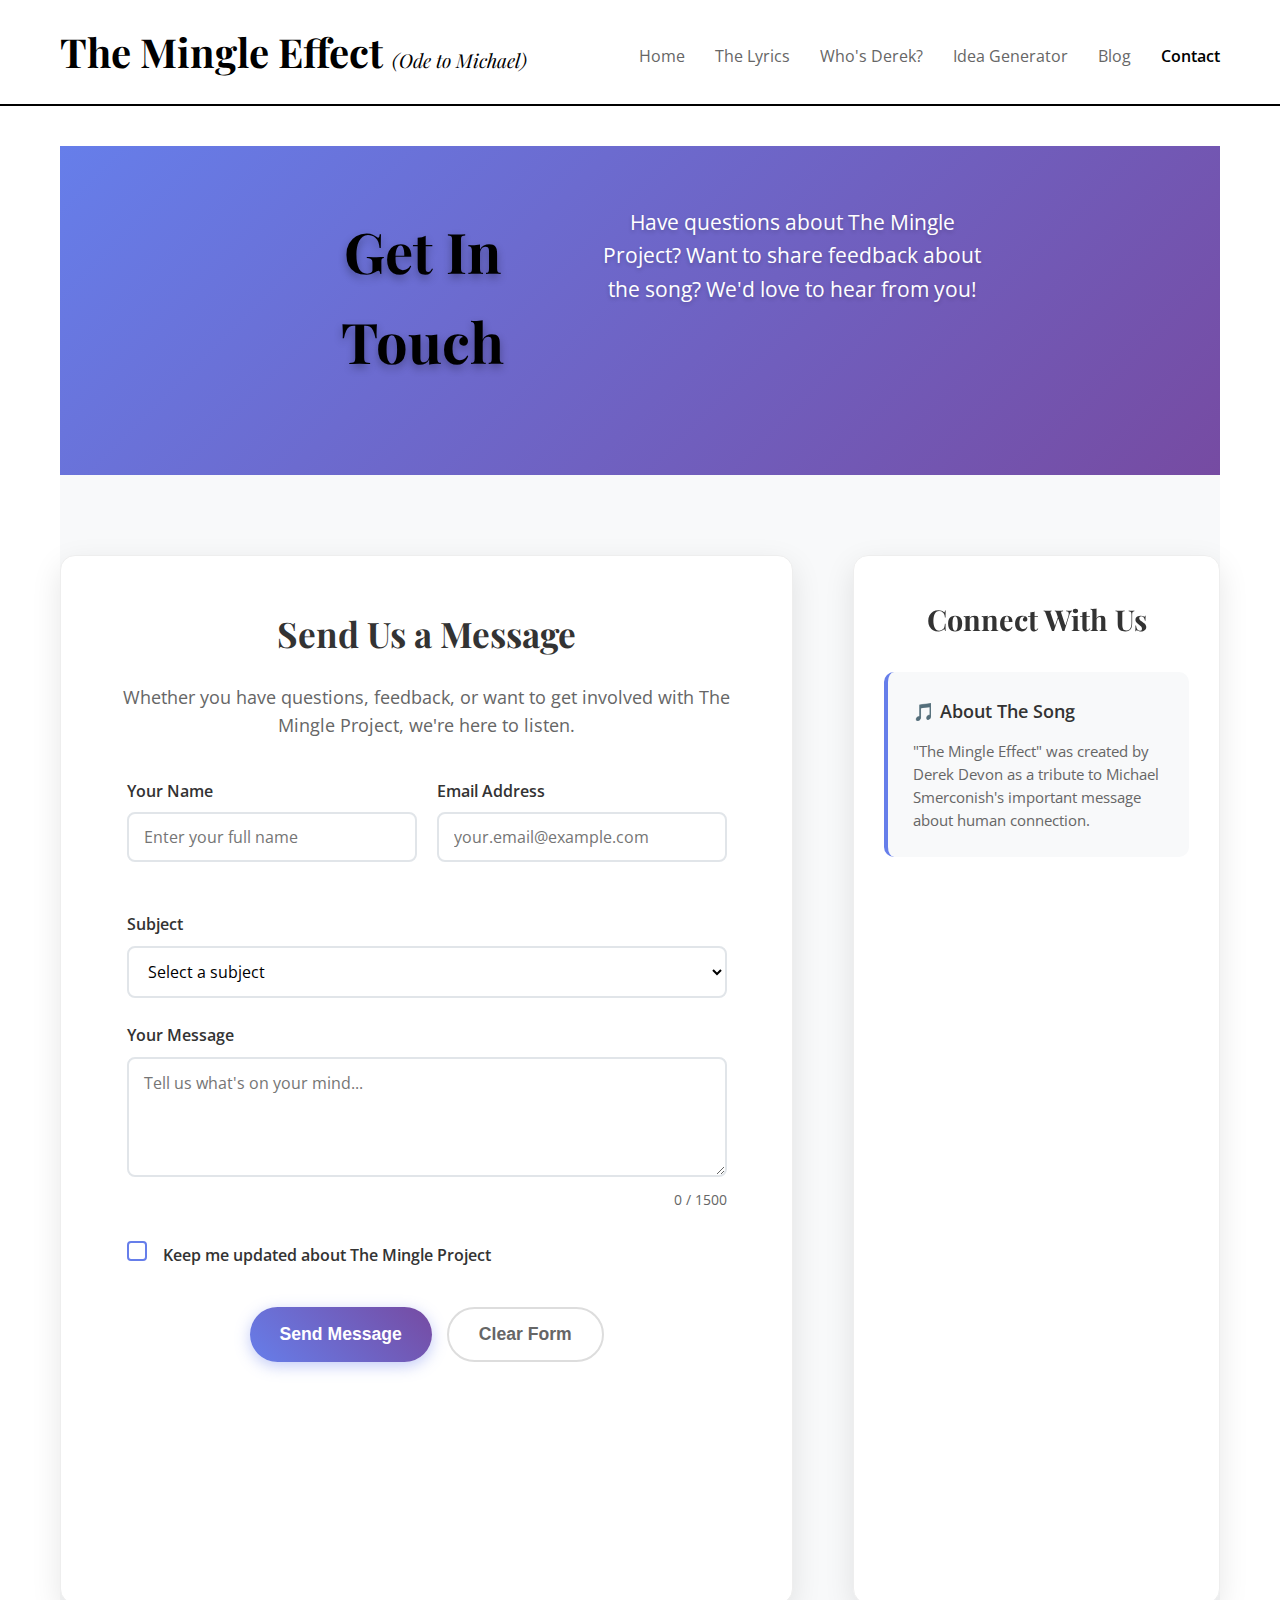
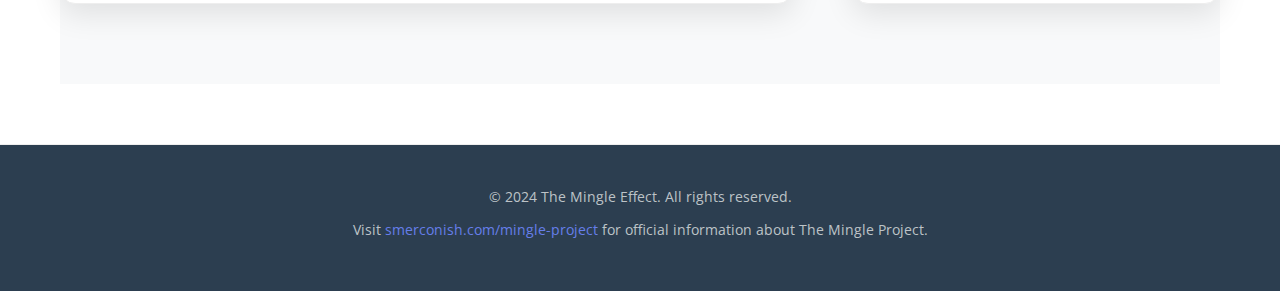
<file: contact.html>
<!DOCTYPE html>
<html lang="en">
<head>
    <meta charset="UTF-8">
    <meta name="viewport" content="width=device-width, initial-scale=1.0">
    <title>Contact - The Mingle Effect</title>
    <link rel="stylesheet" href="css/style.css">
    <link rel="stylesheet" href="css/contact.css">
    <link href="https://fonts.googleapis.com/css2?family=Playfair+Display:wght@400;700&family=Open+Sans:wght@300;400;600&display=swap" rel="stylesheet">
</head>
<body>
    <!-- Header -->
    <header class="header">
        <div class="container">
            <div class="header-content">
                <h1 class="site-title">The Mingle Effect <span class="subtitle">(Ode to Michael)</span></h1>
                <nav class="navigation">
                    <ul class="nav-menu">
                        <li><a href="index.html" class="nav-link">Home</a></li>
                        <li><a href="the-lyrics.html" class="nav-link">The Lyrics</a></li>
                        <li><a href="whos-derek.html" class="nav-link">Who's Derek?</a></li>
                        <li><a href="idea-generator.html" class="nav-link">Idea Generator</a></li>
                        <li><a href="blog.html" class="nav-link">Blog</a></li>
                        <li><a href="contact.html" class="nav-link active">Contact</a></li>
                    </ul>
                </nav>
            </div>
        </div>
    </header>

    <!-- Main Content -->
    <main class="contact-main">
        <div class="container">
            <!-- Hero Section -->
            <section class="contact-hero">
                <div class="hero-content">
                    <h1 class="hero-title">Get In Touch</h1>
                    <p class="hero-description">
                        Have questions about The Mingle Project? Want to share feedback about the song? 
                        We'd love to hear from you!
                    </p>
                </div>
            </section>

            <!-- Contact Section -->
            <section class="contact-section">
                <div class="contact-layout">
                    <!-- Contact Form -->
                    <div class="contact-form-container">
                        <div class="form-intro">
                            <h2>Send Us a Message</h2>
                            <p>Whether you have questions, feedback, or want to get involved with The Mingle Project, we're here to listen.</p>
                        </div>

                        <form class="contact-form" id="contactForm">
                            <div class="form-row">
                                <div class="form-group">
                                    <label for="contactName">Your Name</label>
                                    <input type="text" id="contactName" name="name" required 
                                           placeholder="Enter your full name">
                                </div>

                                <div class="form-group">
                                    <label for="contactEmail">Email Address</label>
                                    <input type="email" id="contactEmail" name="email" required 
                                           placeholder="your.email@example.com">
                                </div>
                            </div>

                            <div class="form-group">
                                <label for="contactSubject">Subject</label>
                                <select id="contactSubject" name="subject" required>
                                    <option value="">Select a subject</option>
                                    <option value="general">General Inquiry</option>
                                    <option value="feedback">Feedback on The Mingle Effect</option>
                                    <option value="mingle-project">Questions about The Mingle Project</option>
                                    <option value="collaboration">Collaboration Opportunity</option>
                                    <option value="media">Media Inquiry</option>
                                    <option value="technical">Technical Issue</option>
                                    <option value="other">Other</option>
                                </select>
                            </div>

                            <div class="form-group">
                                <label for="contactMessage">Your Message</label>
                                <textarea id="contactMessage" name="message" required 
                                          placeholder="Tell us what's on your mind..."
                                          maxlength="1500"></textarea>
                                <div class="char-counter" id="charCounter">0 / 1500</div>
                            </div>

                            <div class="form-group checkbox-group">
                                <label class="checkbox-label">
                                    <input type="checkbox" id="contactNewsletter" name="newsletter" value="yes">
                                    <span class="checkmark"></span>
                                    Keep me updated about The Mingle Project
                                </label>
                            </div>

                            <div class="form-actions">
                                <button type="submit" class="btn-submit" id="submitButton">
                                    Send Message
                                </button>
                                <button type="button" class="btn-clear" id="clearButton">
                                    Clear Form
                                </button>
                            </div>

                            <div class="status-message" id="statusMessage"></div>
                        </form>
                    </div>

                    <!-- Contact Info -->
                    <div class="contact-info">
                        <h3>Connect With Us</h3>
                        
                        <div class="info-card">
                            <h4>🎵 About The Song</h4>
                            <p>"The Mingle Effect" was created by Derek Devon as a tribute to Michael Smerconish's important message about human connection.</p>
                        </div>

                        <div class="info-card">
                            <h4>📺 About The Mingle Project</h4>
                            <p>Learn more about Michael Smerconish's vision for bringing people together at the official Mingle Project website.</p>
                            <a href="https://www.smerconish.com/mingle-project/" target="_blank" class="info-link">
                                Visit Official Site
                            </a>
                        </div>

                        <div class="info-card">
                            <h4>💡 Have an Idea?</h4>
                            <p>Want to help spread The Mingle Project's message? Check out our Idea Generator for inspiration.</p>
                            <a href="idea-generator.html" class="info-link">
                                View Ideas
                            </a>
                        </div>

                        <div class="info-card">
                            <h4>🤝 Response Time</h4>
                            <p>We typically respond to messages within 24-48 hours. For urgent matters, please mention it in your message.</p>
                        </div>
                    </div>
                </div>
            </section>
        </div>
    </main>

    <!-- Footer -->
    <footer class="footer">
        <div class="container">
            <div class="footer-content">
                <p>&copy; 2024 The Mingle Effect. All rights reserved.</p>
                <p>Visit <a href="https://www.smerconish.com/mingle-project/" target="_blank">smerconish.com/mingle-project</a> for official information about The Mingle Project.</p>
            </div>
        </div>
    </footer>

    <script src="js/contact.js"></script>
</body>
</html>
</file>
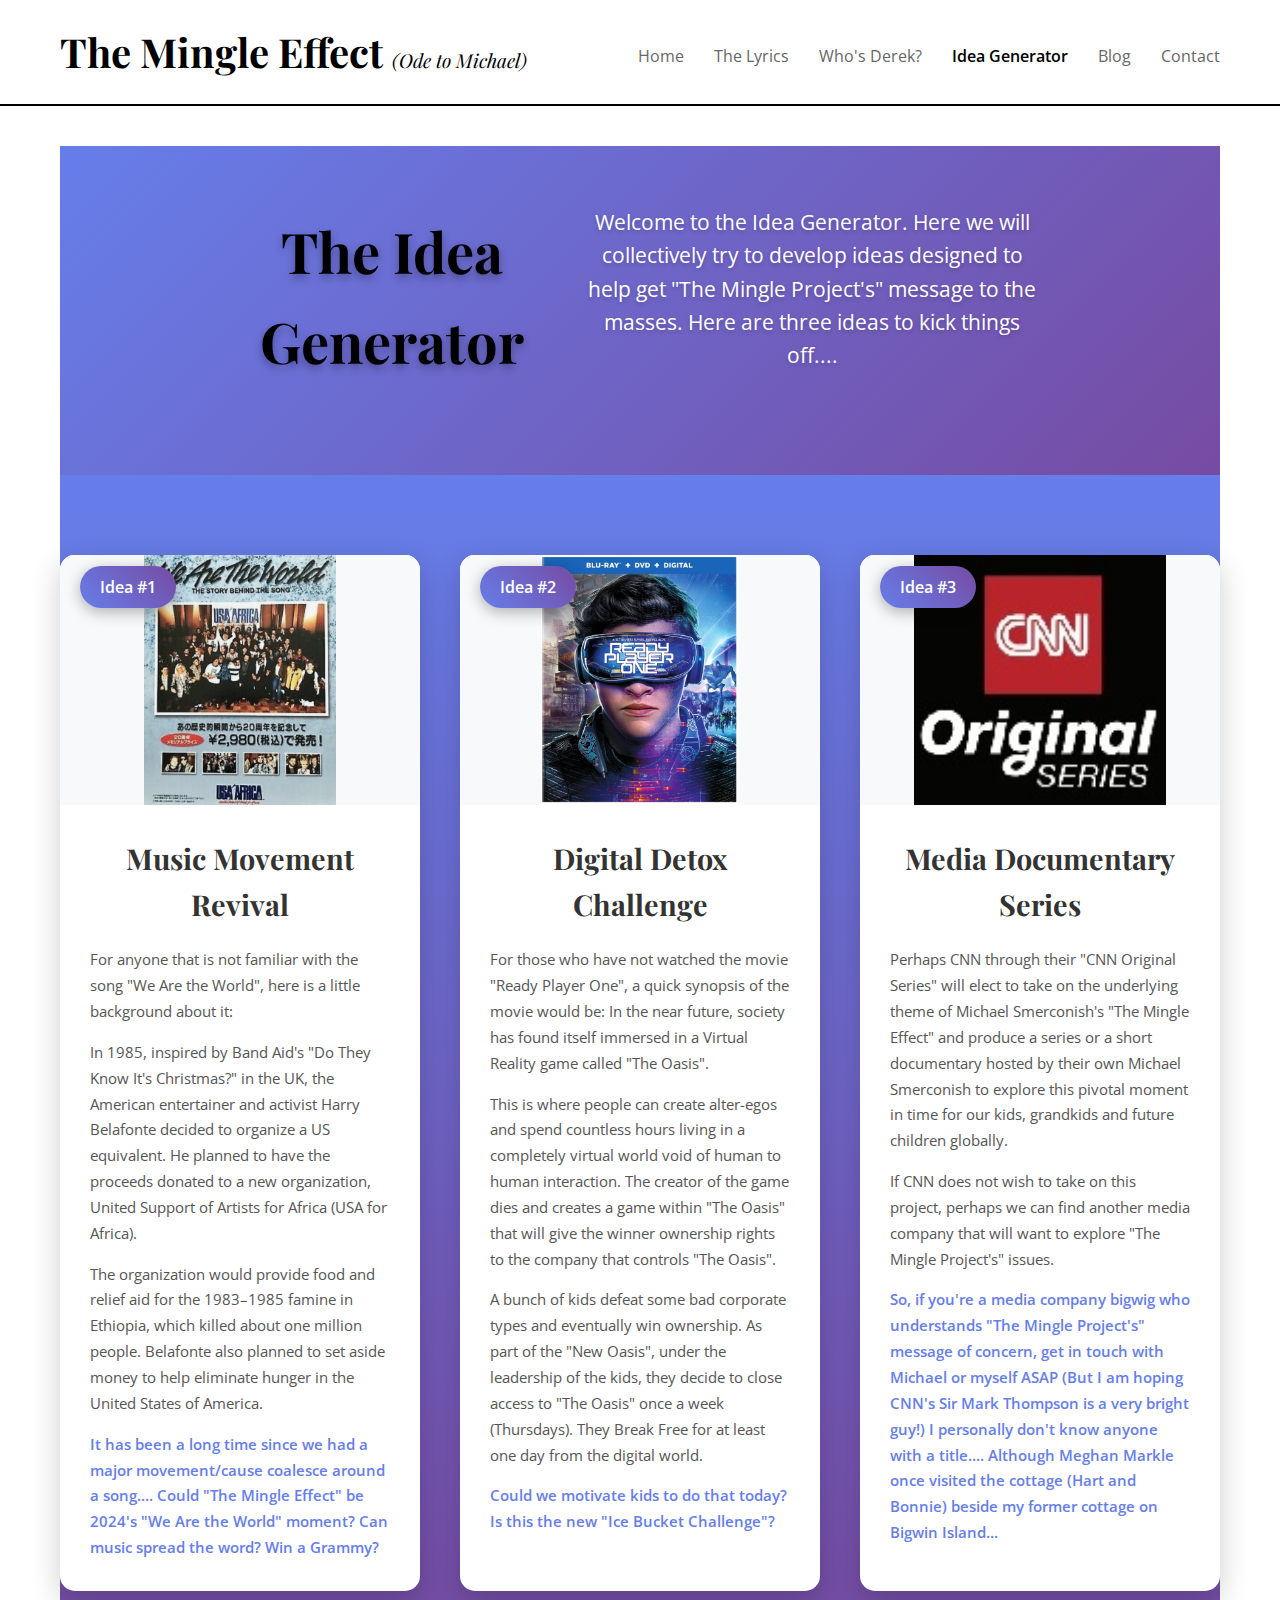
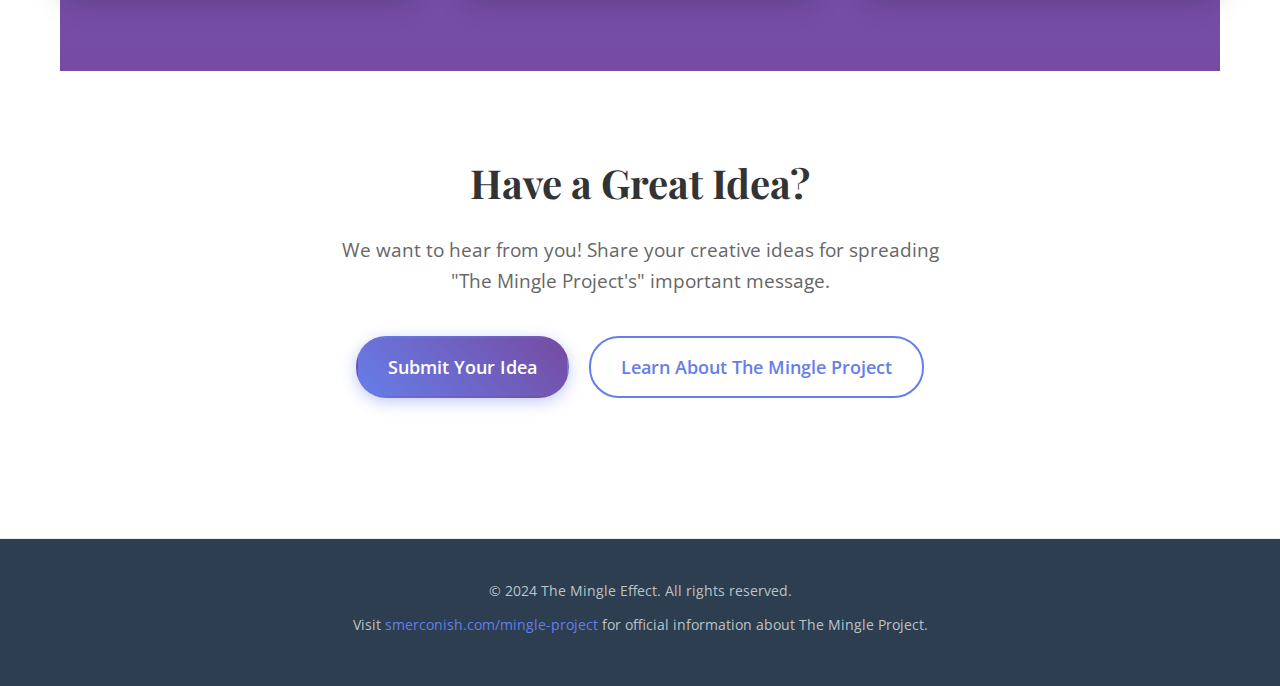
<file: idea-generator.html>
<!DOCTYPE html>
<html lang="en">
<head>
    <meta charset="UTF-8">
    <meta name="viewport" content="width=device-width, initial-scale=1.0">
    <title>Idea Generator - The Mingle Effect</title>
    <link rel="stylesheet" href="css/style.css">
    <link rel="stylesheet" href="css/idea-generator.css">
    <link href="https://fonts.googleapis.com/css2?family=Playfair+Display:wght@400;700&family=Open+Sans:wght@300;400;600&display=swap" rel="stylesheet">
</head>
<body>
    <!-- Header -->
    <header class="header">
        <div class="container">
            <div class="header-content">
                <h1 class="site-title">The Mingle Effect <span class="subtitle">(Ode to Michael)</span></h1>
                <nav class="navigation">
                    <ul class="nav-menu">
                        <li><a href="index.html" class="nav-link">Home</a></li>
                        <li><a href="the-lyrics.html" class="nav-link">The Lyrics</a></li>
                        <li><a href="whos-derek.html" class="nav-link">Who's Derek?</a></li>
                        <li><a href="idea-generator.html" class="nav-link active">Idea Generator</a></li>
                        <li><a href="blog.html" class="nav-link">Blog</a></li>
                        <li><a href="contact.html" class="nav-link">Contact</a></li>
                    </ul>
                </nav>
            </div>
        </div>
    </header>

    <!-- Main Content -->
    <main class="idea-generator-main">
        <div class="container">
            <!-- Hero Section -->
            <section class="generator-hero">
                <div class="hero-content">
                    <h1 class="hero-title">The Idea Generator</h1>
                    <p class="hero-description">
                        Welcome to the Idea Generator. Here we will collectively try to develop ideas 
                        designed to help get "The Mingle Project's" message to the masses. Here are 
                        three ideas to kick things off....
                    </p>
                </div>
            </section>

            <!-- Ideas Grid -->
            <section class="ideas-section">
                <div class="ideas-grid">
                    <!-- Idea 1 -->
                    <div class="idea-card" data-idea="1">
                        <div class="idea-header">
                            <div class="idea-image">
                                <img src="images/idea1-we-are-the-world.jpg" alt="We Are the World concept" class="idea-img">
                            </div>
                            <div class="idea-label">
                                <span class="idea-number">Idea #1</span>
                            </div>
                        </div>
                        <div class="idea-content">
                            <h3 class="idea-title">Music Movement Revival</h3>
                            <div class="idea-text">
                                <p>For anyone that is not familiar with the song "We Are the World", here is a little background about it:</p>
                                
                                <p>In 1985, inspired by Band Aid's "Do They Know It's Christmas?" in the UK, the American entertainer and activist Harry Belafonte decided to organize a US equivalent. He planned to have the proceeds donated to a new organization, United Support of Artists for Africa (USA for Africa).</p>
                                
                                <p>The organization would provide food and relief aid for the 1983–1985 famine in Ethiopia, which killed about one million people. Belafonte also planned to set aside money to help eliminate hunger in the United States of America.</p>
                                
                                <p>It has been a long time since we had a major movement/cause coalesce around a song.... Could "The Mingle Effect" be 2024's "We Are the World" moment? Can music spread the word? Win a Grammy?</p>
                            </div>
                        </div>
                    </div>

                    <!-- Idea 2 -->
                    <div class="idea-card" data-idea="2">
                        <div class="idea-header">
                            <div class="idea-image">
                                <img src="images/idea2-ready-player-one.jpg" alt="Ready Player One concept" class="idea-img">
                            </div>
                            <div class="idea-label">
                                <span class="idea-number">Idea #2</span>
                            </div>
                        </div>
                        <div class="idea-content">
                            <h3 class="idea-title">Digital Detox Challenge</h3>
                            <div class="idea-text">
                                <p>For those who have not watched the movie "Ready Player One", a quick synopsis of the movie would be: In the near future, society has found itself immersed in a Virtual Reality game called "The Oasis".</p>
                                
                                <p>This is where people can create alter-egos and spend countless hours living in a completely virtual world void of human to human interaction. The creator of the game dies and creates a game within "The Oasis" that will give the winner ownership rights to the company that controls "The Oasis".</p>
                                
                                <p>A bunch of kids defeat some bad corporate types and eventually win ownership. As part of the "New Oasis", under the leadership of the kids, they decide to close access to "The Oasis" once a week (Thursdays). They Break Free for at least one day from the digital world.</p>
                                
                                <p>Could we motivate kids to do that today? Is this the new "Ice Bucket Challenge"?</p>
                            </div>
                        </div>
                    </div>

                    <!-- Idea 3 -->
                    <div class="idea-card" data-idea="3">
                        <div class="idea-header">
                            <div class="idea-image">
                                <img src="images/idea3-cnn-documentary.jpg" alt="CNN Original Series concept" class="idea-img">
                            </div>
                            <div class="idea-label">
                                <span class="idea-number">Idea #3</span>
                            </div>
                        </div>
                        <div class="idea-content">
                            <h3 class="idea-title">Media Documentary Series</h3>
                            <div class="idea-text">
                                <p>Perhaps CNN through their "CNN Original Series" will elect to take on the underlying theme of Michael Smerconish's "The Mingle Effect" and produce a series or a short documentary hosted by their own Michael Smerconish to explore this pivotal moment in time for our kids, grandkids and future children globally.</p>
                                
                                <p>If CNN does not wish to take on this project, perhaps we can find another media company that will want to explore "The Mingle Project's" issues.</p>
                                
                                <p>So, if you're a media company bigwig who understands "The Mingle Project's" message of concern, get in touch with Michael or myself ASAP (But I am hoping CNN's Sir Mark Thompson is a very bright guy!) I personally don't know anyone with a title.... Although Meghan Markle once visited the cottage (Hart and Bonnie) beside my former cottage on Bigwin Island...</p>
                            </div>
                        </div>
                    </div>
                </div>
            </section>

            <!-- Call to Action -->
            <section class="cta-section">
                <div class="cta-content">
                    <h2 class="cta-title">Have a Great Idea?</h2>
                    <p class="cta-description">
                        We want to hear from you! Share your creative ideas for spreading 
                        "The Mingle Project's" important message.
                    </p>
                    <div class="cta-buttons">
                        <a href="contact.html" class="btn-submit-idea">
                            Submit Your Idea
                        </a>
                        <a href="mingle-project.html" class="btn-learn-more">
                            Learn About The Mingle Project
                        </a>
                    </div>
                </div>
            </section>
        </div>
    </main>

    <!-- Footer -->
    <footer class="footer">
        <div class="container">
            <div class="footer-content">
                <p>&copy; 2024 The Mingle Effect. All rights reserved.</p>
                <p>Visit <a href="https://www.smerconish.com/mingle-project/" target="_blank">smerconish.com/mingle-project</a> for official information about The Mingle Project.</p>
            </div>
        </div>
    </footer>

    <script src="js/idea-generator.js"></script>
</body>
</html>
</file>
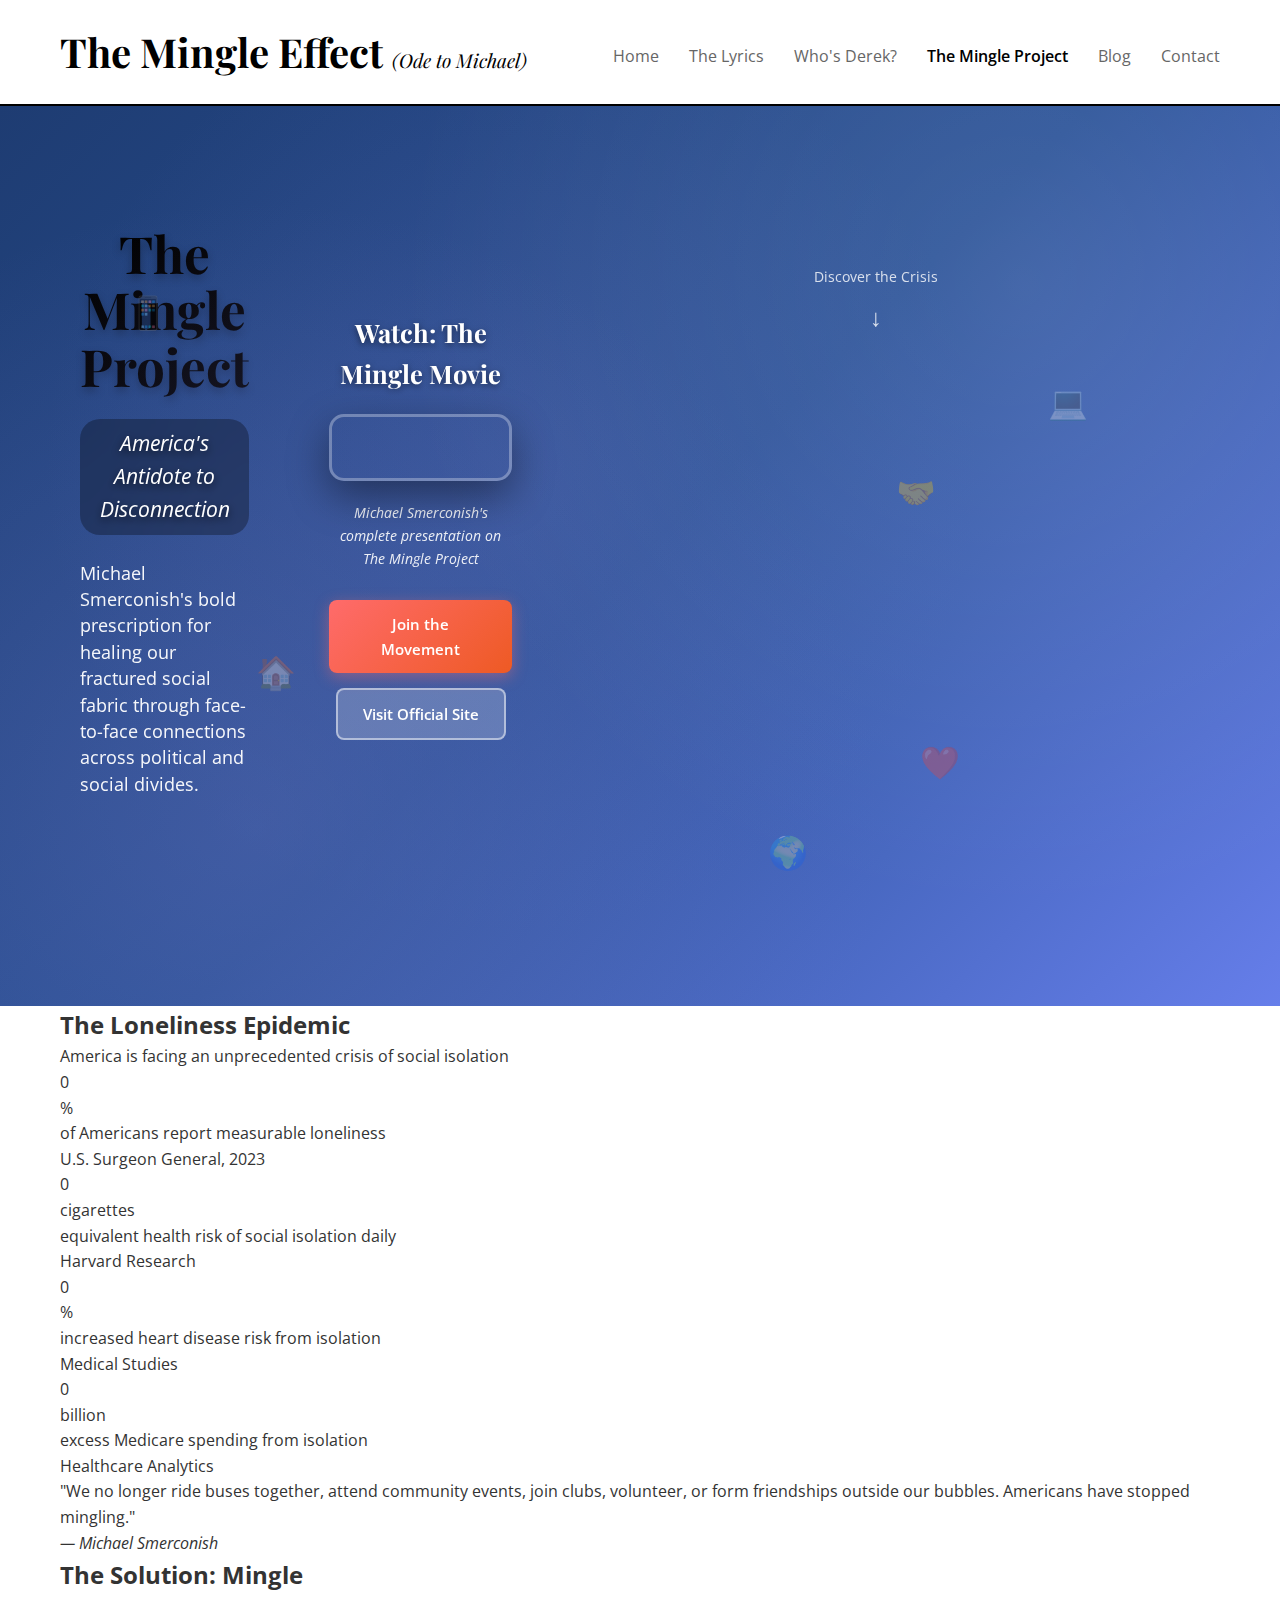
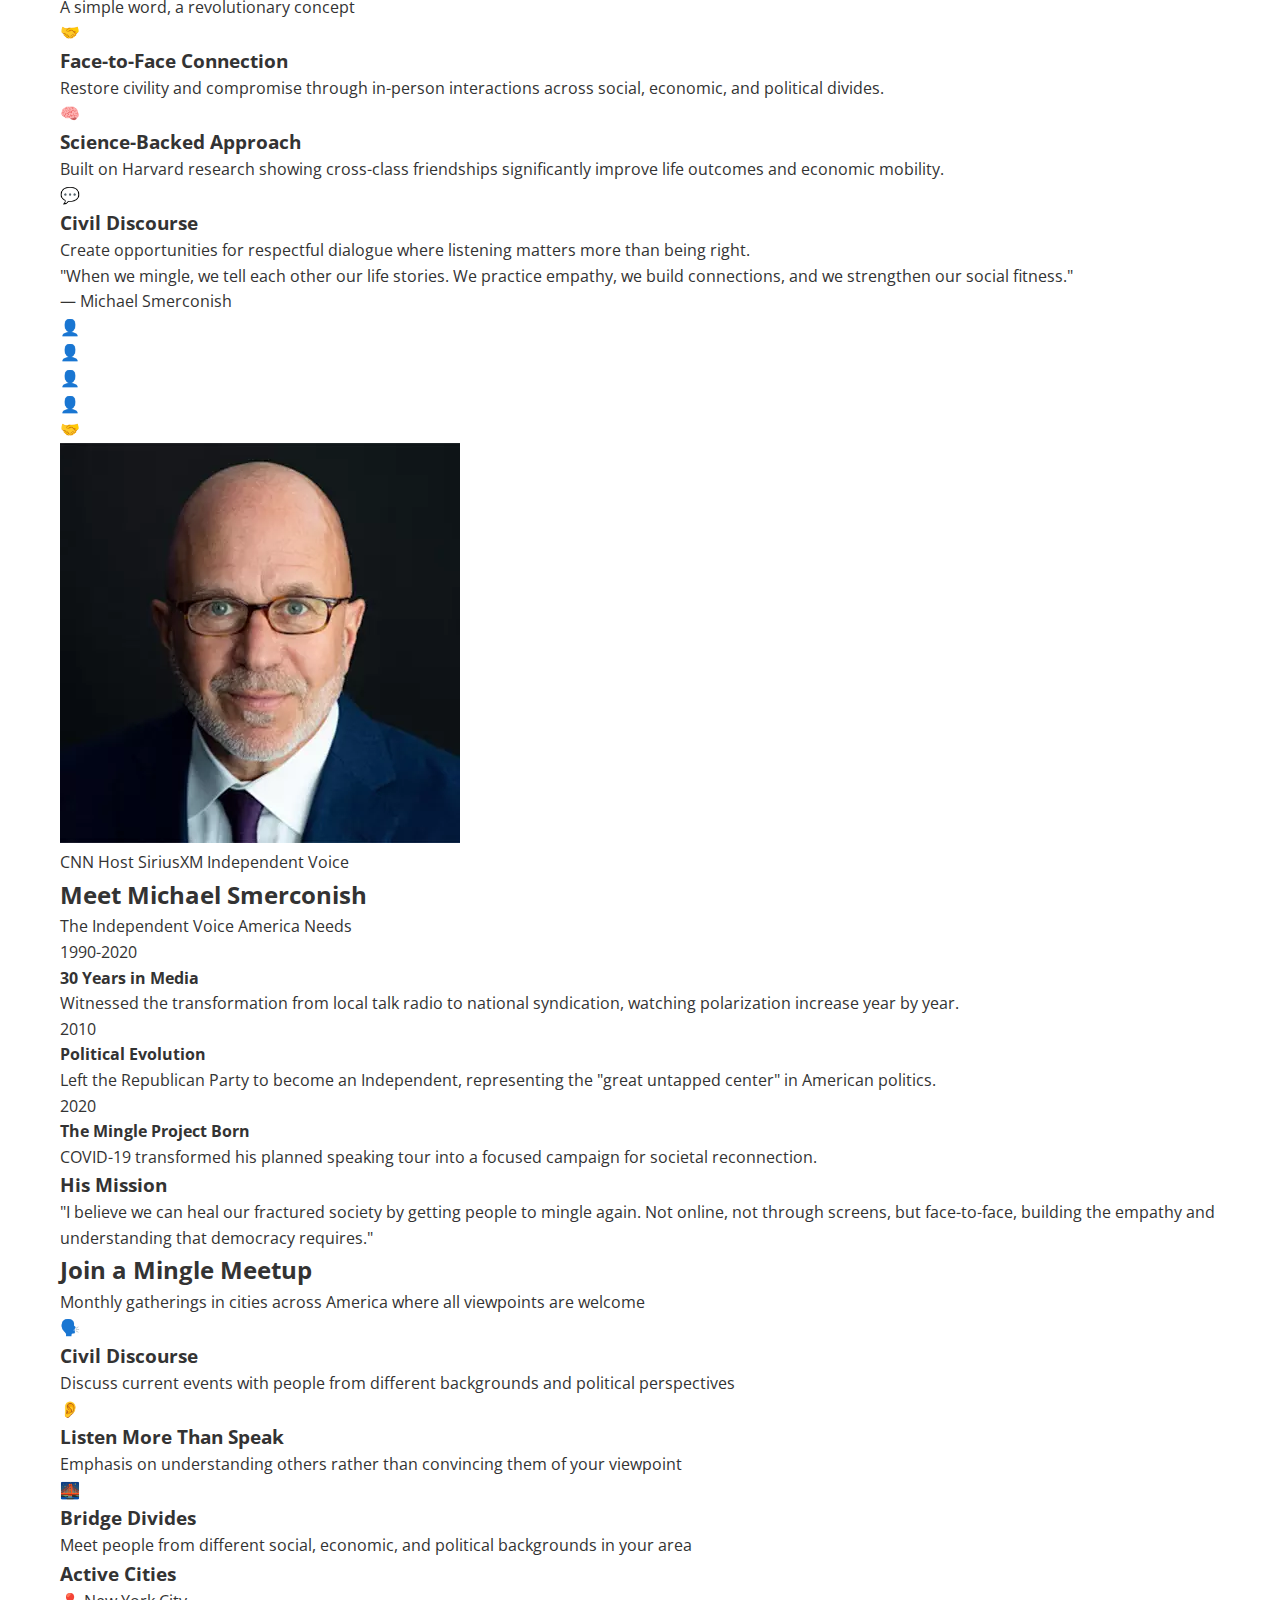
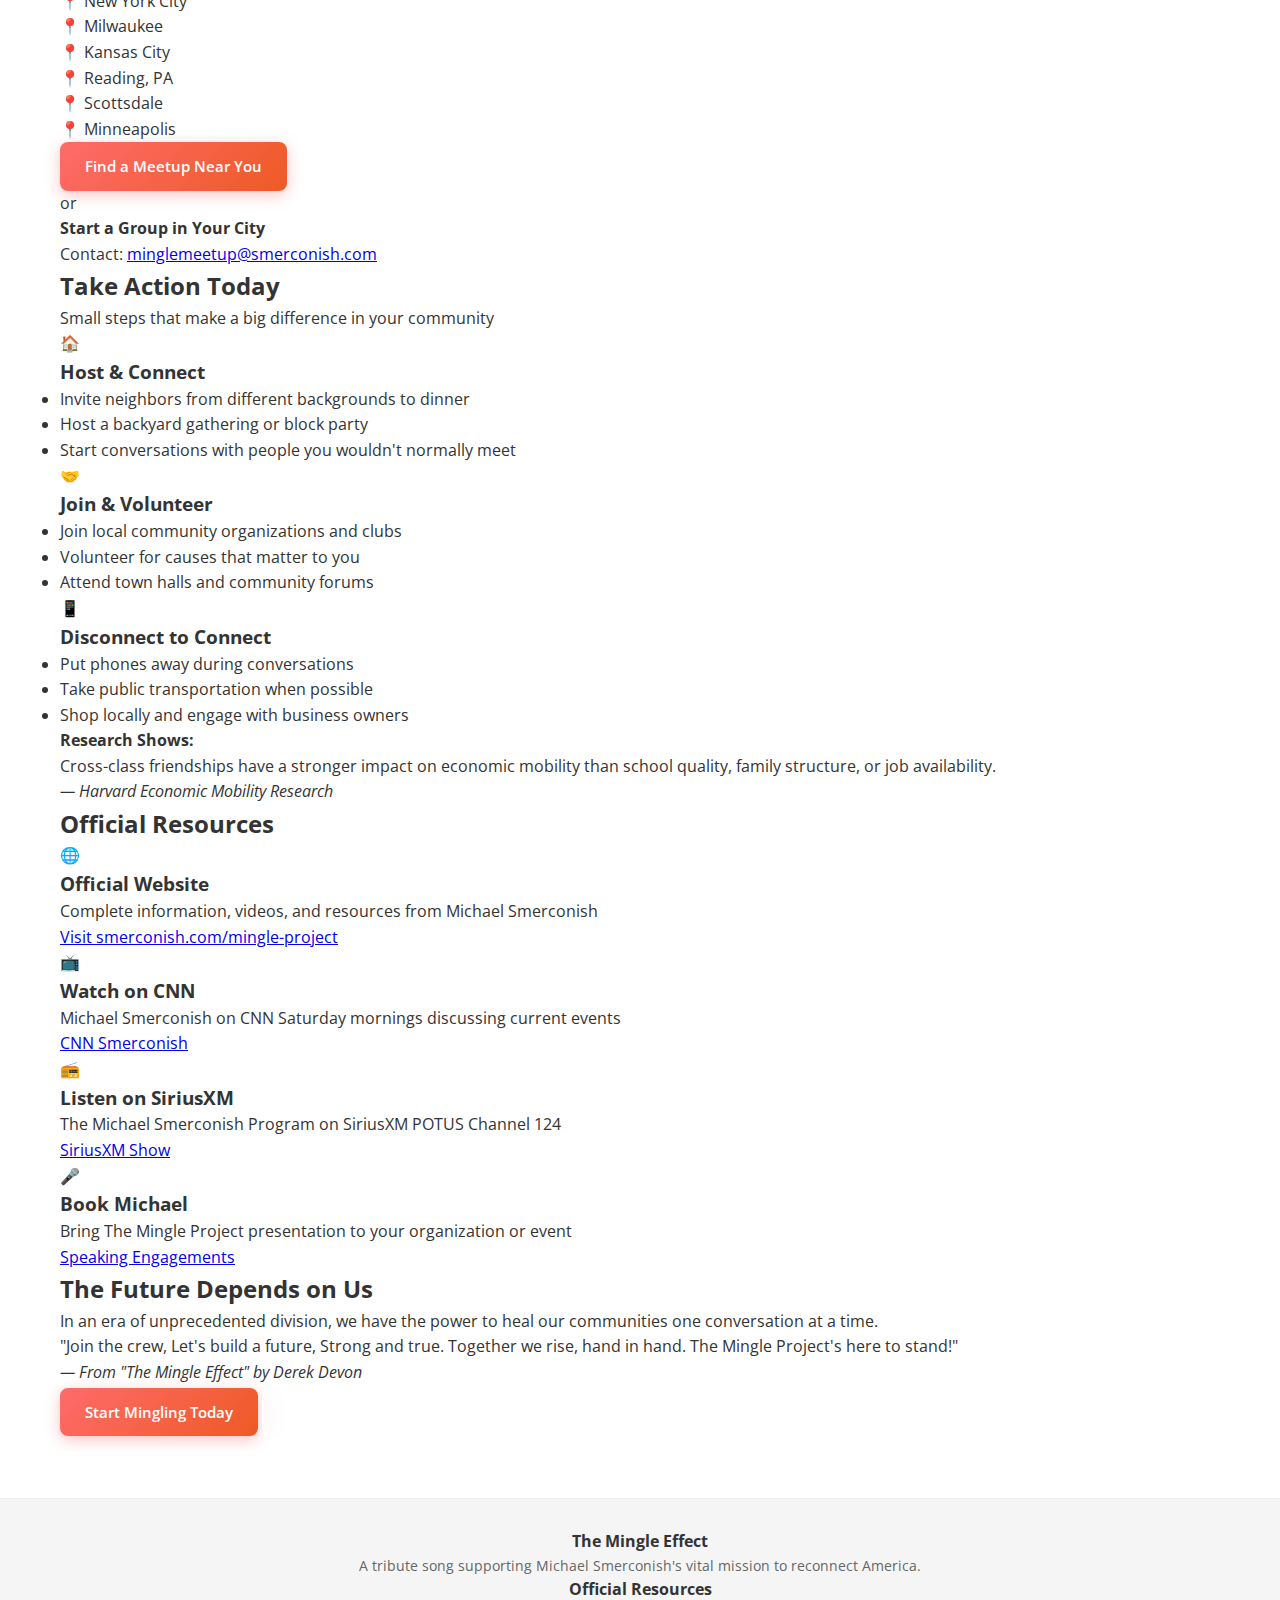
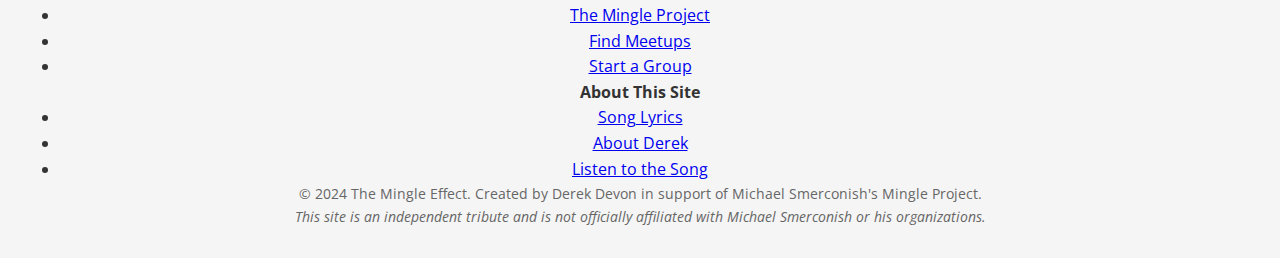
<file: mingle-project.html>
<!DOCTYPE html>
<html lang="en">
<head>
    <meta charset="UTF-8">
    <meta name="viewport" content="width=device-width, initial-scale=1.0">
    <title>The Mingle Project - America's Antidote to Disconnection</title>
    <link rel="stylesheet" href="css/style.css">
    <link href="https://fonts.googleapis.com/css2?family=Playfair+Display:wght@400;700&family=Open+Sans:wght@300;400;600;700&display=swap" rel="stylesheet">
    <style>
        /* EMBEDDED CSS TO OVERRIDE EXTERNAL FILE */
        
        /* Hero Section Layout Fix */
        .mingle-hero {
            height: 100vh !important;
            position: relative !important;
            display: flex !important;
            align-items: center !important;
            justify-content: center !important;
            background: linear-gradient(135deg, #1e3c72 0%, #2a5298 50%, #667eea 100%) !important;
            overflow: hidden !important;
            color: white !important;
        }

        .hero-background {
            position: absolute !important;
            top: 0 !important;
            left: 0 !important;
            width: 100% !important;
            height: 100% !important;
            background: 
                radial-gradient(circle at 20% 80%, rgba(120, 119, 198, 0.3) 0%, transparent 50%),
                radial-gradient(circle at 80% 20%, rgba(255, 255, 255, 0.1) 0%, transparent 50%),
                radial-gradient(circle at 40% 40%, rgba(120, 119, 198, 0.2) 0%, transparent 50%) !important;
        }

        .floating-icons {
            position: absolute !important;
            width: 100% !important;
            height: 100% !important;
        }

        .floating-icons .icon {
            position: absolute !important;
            font-size: 2rem !important;
            opacity: 0.3 !important;
            animation: float 6s ease-in-out infinite !important;
        }

        .floating-icons .icon:nth-child(1) { top: 20% !important; left: 10% !important; animation-delay: 0s !important; }
        .floating-icons .icon:nth-child(2) { top: 30% !important; right: 15% !important; animation-delay: 1s !important; }
        .floating-icons .icon:nth-child(3) { top: 60% !important; left: 20% !important; animation-delay: 2s !important; }
        .floating-icons .icon:nth-child(4) { top: 70% !important; right: 25% !important; animation-delay: 3s !important; }
        .floating-icons .icon:nth-child(5) { top: 40% !important; left: 70% !important; animation-delay: 4s !important; }
        .floating-icons .icon:nth-child(6) { top: 80% !important; left: 60% !important; animation-delay: 5s !important; }

        @keyframes float {
            0%, 100% { transform: translateY(0px) rotate(0deg); opacity: 0.3; }
            50% { transform: translateY(-20px) rotate(5deg); opacity: 0.6; }
        }

        .hero-content {
            text-align: center !important;
            z-index: 2 !important;
            max-width: 1400px !important;
            padding: 0 20px !important;
            width: 100% !important;
        }

        /* NEW IMPROVED LAYOUT - FORCE OVERRIDE */
        .hero-layout {
            display: grid !important;
            grid-template-columns: 1fr 1.2fr !important;
            gap: 80px !important;
            align-items: center !important;
            margin-bottom: 60px !important;
            width: 100% !important;
        }

        .hero-left {
            text-align: left !important;
        }

        .hero-right {
            text-align: center !important;
        }

        .hero-title {
            font-family: 'Playfair Display', serif !important;
            font-size: 3.2rem !important;
            font-weight: 700 !important;
            margin-bottom: 25px !important;
            text-shadow: 0 4px 8px rgba(0, 0, 0, 0.3) !important;
            animation: fadeInUp 1s ease-out !important;
            line-height: 1.1 !important;
        }

        .hero-subtitle {
            font-size: 1.3rem !important;
            font-weight: 400 !important;
            margin-bottom: 25px !important;
            color: #ffffff !important;
            text-shadow: 0 3px 8px rgba(0, 0, 0, 0.7) !important;
            background: rgba(0, 0, 0, 0.3) !important;
            padding: 8px 16px !important;
            border-radius: 20px !important;
            backdrop-filter: blur(10px) !important;
            animation: fadeInUp 1s ease-out 0.3s both !important;
            display: inline-block !important;
        }

        .hero-description {
            font-size: 1.1rem !important;
            line-height: 1.5 !important;
            margin-bottom: 30px !important;
            animation: fadeInUp 1s ease-out 0.6s both !important;
            color: rgba(255, 255, 255, 0.95) !important;
        }

        /* VIDEO STYLING - FORCE OVERRIDE */
        .mingle-video {
            margin-bottom: 30px !important;
            animation: fadeInUp 1s ease-out 1.2s both !important;
        }

        .mingle-video h3 {
            font-family: 'Playfair Display', serif !important;
            font-size: 1.6rem !important;
            margin-bottom: 20px !important;
            color: #ffffff !important;
            text-shadow: 0 2px 6px rgba(0, 0, 0, 0.5) !important;
        }

        .video-container {
            position: relative !important;
            width: 100% !important;
            max-width: 600px !important;
            margin: 0 auto 20px !important;
            padding-bottom: 33.75% !important; /* 16:9 aspect ratio */
            height: 0 !important;
            border-radius: 15px !important;
            overflow: hidden !important;
            box-shadow: 0 15px 40px rgba(0, 0, 0, 0.4) !important;
            border: 3px solid rgba(255, 255, 255, 0.3) !important;
        }

        .video-container iframe {
            position: absolute !important;
            top: 0 !important;
            left: 0 !important;
            width: 100% !important;
            height: 100% !important;
            border-radius: 12px !important;
        }

        .video-description {
            color: rgba(255, 255, 255, 0.9) !important;
            font-size: 0.9rem !important;
            margin-top: 15px !important;
            font-style: italic !important;
        }

        /* BUTTON STYLING - FORCE OVERRIDE */
        .hero-buttons {
            display: flex !important;
            gap: 15px !important;
            animation: fadeInUp 1s ease-out 0.9s both !important;
            flex-wrap: wrap !important;
            justify-content: center !important;
        }

        .btn-primary, .btn-secondary {
            display: inline-block !important;
            padding: 12px 25px !important;
            border-radius: 8px !important;
            text-decoration: none !important;
            font-weight: 600 !important;
            font-size: 0.95rem !important;
            transition: all 0.3s ease !important;
            min-width: 160px !important;
            text-align: center !important;
        }

        .btn-primary {
            background: linear-gradient(135deg, #ff6b6b, #ee5a24) !important;
            color: white !important;
            box-shadow: 0 4px 15px rgba(255, 107, 107, 0.4) !important;
        }

        .btn-primary:hover {
            transform: translateY(-2px) !important;
            box-shadow: 0 8px 25px rgba(255, 107, 107, 0.6) !important;
        }

        .btn-secondary {
            background: rgba(255, 255, 255, 0.2) !important;
            color: white !important;
            border: 2px solid rgba(255, 255, 255, 0.5) !important;
            backdrop-filter: blur(10px) !important;
        }

        .btn-secondary:hover {
            background: rgba(255, 255, 255, 0.3) !important;
            transform: translateY(-2px) !important;
        }

        .scroll-indicator {
            animation: fadeInUp 1s ease-out 1.2s both !important;
            color: rgba(255, 255, 255, 0.8) !important;
            margin-top: 40px !important;
            text-align: center !important;
        }

        .scroll-indicator span {
            display: block !important;
            font-size: 0.9rem !important;
            margin-bottom: 10px !important;
        }

        .scroll-arrow {
            font-size: 1.5rem !important;
            animation: bounce 2s infinite !important;
            cursor: pointer !important;
        }

        @keyframes fadeInUp {
            from {
                opacity: 0;
                transform: translateY(30px);
            }
            to {
                opacity: 1;
                transform: translateY(0);
            }
        }

        @keyframes bounce {
            0%, 20%, 50%, 80%, 100% {
                transform: translateY(0);
            }
            40% {
                transform: translateY(-10px);
            }
            60% {
                transform: translateY(-5px);
            }
        }

        /* RESPONSIVE DESIGN - FORCE OVERRIDE */
        @media (max-width: 1024px) {
            .hero-layout {
                grid-template-columns: 1fr !important;
                gap: 40px !important;
                text-align: center !important;
            }
            
            .hero-left {
                text-align: center !important;
            }
            
            .hero-title {
                text-align: center !important;
                font-size: 2.8rem !important;
            }
            
            .hero-description {
                text-align: center !important;
            }
            
            .video-container {
                max-width: 500px !important;
            }
        }

        @media (max-width: 768px) {
            .hero-title {
                font-size: 2.5rem !important;
            }
            
            .video-container {
                max-width: 100% !important;
                padding-bottom: 56.25% !important;
            }
            
            .hero-buttons {
                flex-direction: column !important;
                align-items: center !important;
            }
            
            .btn-primary, .btn-secondary {
                width: 100% !important;
                max-width: 250px !important;
            }
        }
    </style>
</head>
<body>
    <!-- Header -->
    <header class="header">
        <div class="container">
            <div class="header-content">
                <h1 class="site-title">The Mingle Effect <span class="subtitle">(Ode to Michael)</span></h1>
                <nav class="navigation">
                    <ul class="nav-menu">
                        <li><a href="index.html" class="nav-link">Home</a></li>
                        <li><a href="the-lyrics.html" class="nav-link">The Lyrics</a></li>
                        <li><a href="whos-derek.html" class="nav-link">Who's Derek?</a></li>
                        <li><a href="mingle-project.html" class="nav-link active">The Mingle Project</a></li>
                        <li><a href="#" class="nav-link" onclick="alert('Coming Soon!')">Blog</a></li>
                        <li><a href="#" class="nav-link" onclick="alert('Coming Soon!')">Contact</a></li>
                    </ul>
                </nav>
            </div>
        </div>
    </header>

    <!-- Hero Section -->
    <section class="mingle-hero">
        <div class="hero-background">
            <div class="floating-icons">
                <div class="icon">📱</div>
                <div class="icon">💻</div>
                <div class="icon">🏠</div>
                <div class="icon">❤️</div>
                <div class="icon">🤝</div>
                <div class="icon">🌍</div>
            </div>
        </div>
        <div class="container">
            <div class="hero-content">
                <div class="hero-layout">
                    <div class="hero-left">
                        <h1 class="hero-title">The Mingle Project</h1>
                        <p class="hero-subtitle">America's Antidote to Disconnection</p>
                        <p class="hero-description">
                            Michael Smerconish's bold prescription for healing our fractured social fabric through face-to-face connections across political and social divides.
                        </p>
                    </div>
                    
                    <div class="hero-right">
                        <div class="mingle-video">
                            <h3>Watch: The Mingle Movie</h3>
                            <div class="video-container">
                                <iframe 
                                    src="https://www.youtube.com/embed/0Hx9NRR8Z3s" 
                                    title="The Mingle Movie (Feature Film) by Michael Smerconish"
                                    frameborder="0" 
                                    allow="accelerometer; autoplay; clipboard-write; encrypted-media; gyroscope; picture-in-picture" 
                                    allowfullscreen>
                                </iframe>
                            </div>
                            <p class="video-description">Michael Smerconish's complete presentation on The Mingle Project</p>
                        </div>
                        
                        <div class="hero-buttons">
                            <a href="#take-action" class="btn-primary">Join the Movement</a>
                            <a href="https://www.smerconish.com/mingle-project/" target="_blank" class="btn-secondary">Visit Official Site</a>
                        </div>
                    </div>
                </div>
                
                <div class="scroll-indicator">
                    <span>Discover the Crisis</span>
                    <div class="scroll-arrow">↓</div>
                </div>
            </div>
        </div>
    </section>

    <!-- Crisis Statistics Section -->
    <section class="crisis-section">
        <div class="container">
            <div class="crisis-content">
                <h2 class="section-title">The Loneliness Epidemic</h2>
                <p class="section-subtitle">America is facing an unprecedented crisis of social isolation</p>
                
                <div class="stats-grid">
                    <div class="stat-card">
                        <div class="stat-number" data-target="50">0</div>
                        <div class="stat-unit">%</div>
                        <div class="stat-label">of Americans report measurable loneliness</div>
                        <div class="stat-source">U.S. Surgeon General, 2023</div>
                    </div>
                    
                    <div class="stat-card">
                        <div class="stat-number" data-target="15">0</div>
                        <div class="stat-unit">cigarettes</div>
                        <div class="stat-label">equivalent health risk of social isolation daily</div>
                        <div class="stat-source">Harvard Research</div>
                    </div>
                    
                    <div class="stat-card">
                        <div class="stat-number" data-target="29">0</div>
                        <div class="stat-unit">%</div>
                        <div class="stat-label">increased heart disease risk from isolation</div>
                        <div class="stat-source">Medical Studies</div>
                    </div>
                    
                    <div class="stat-card">
                        <div class="stat-number" data-target="6.7">0</div>
                        <div class="stat-unit">billion</div>
                        <div class="stat-label">excess Medicare spending from isolation</div>
                        <div class="stat-source">Healthcare Analytics</div>
                    </div>
                </div>

                <div class="crisis-quote">
                    <blockquote>
                        "We no longer ride buses together, attend community events, join clubs, volunteer, or form friendships outside our bubbles. Americans have stopped mingling."
                    </blockquote>
                    <cite>— Michael Smerconish</cite>
                </div>
            </div>
        </div>
    </section>

    <!-- The Solution Section -->
    <section class="solution-section">
        <div class="container">
            <div class="solution-content">
                <div class="solution-text">
                    <h2 class="section-title">The Solution: Mingle</h2>
                    <p class="section-subtitle">A simple word, a revolutionary concept</p>
                    
                    <div class="solution-points">
                        <div class="point">
                            <div class="point-icon">🤝</div>
                            <div class="point-content">
                                <h3>Face-to-Face Connection</h3>
                                <p>Restore civility and compromise through in-person interactions across social, economic, and political divides.</p>
                            </div>
                        </div>
                        
                        <div class="point">
                            <div class="point-icon">🧠</div>
                            <div class="point-content">
                                <h3>Science-Backed Approach</h3>
                                <p>Built on Harvard research showing cross-class friendships significantly improve life outcomes and economic mobility.</p>
                            </div>
                        </div>
                        
                        <div class="point">
                            <div class="point-icon">💬</div>
                            <div class="point-content">
                                <h3>Civil Discourse</h3>
                                <p>Create opportunities for respectful dialogue where listening matters more than being right.</p>
                            </div>
                        </div>
                    </div>

                    <div class="michael-quote">
                        <p>"When we mingle, we tell each other our life stories. We practice empathy, we build connections, and we strengthen our social fitness."</p>
                        <span>— Michael Smerconish</span>
                    </div>
                </div>
                
                <div class="solution-visual">
                    <div class="connection-diagram">
                        <div class="person person-1">👤</div>
                        <div class="person person-2">👤</div>
                        <div class="person person-3">👤</div>
                        <div class="person person-4">👤</div>
                        <div class="connection-lines">
                            <div class="line line-1"></div>
                            <div class="line line-2"></div>
                            <div class="line line-3"></div>
                            <div class="line line-4"></div>
                            <div class="line line-5"></div>
                            <div class="line line-6"></div>
                        </div>
                        <div class="center-logo">🤝</div>
                    </div>
                </div>
            </div>
        </div>
    </section>

    <!-- Michael's Story Section -->
    <section class="michael-section">
        <div class="container">
            <div class="michael-content">
                <div class="michael-image">
                    <img src="images/michael-smerconish.jpg" alt="Michael Smerconish" class="michael-img">
                    <div class="michael-badges">
                        <span class="badge">CNN Host</span>
                        <span class="badge">SiriusXM</span>
                        <span class="badge">Independent Voice</span>
                    </div>
                </div>
                
                <div class="michael-story">
                    <h2>Meet Michael Smerconish</h2>
                    <p class="michael-subtitle">The Independent Voice America Needs</p>
                    
                    <div class="story-timeline">
                        <div class="timeline-item">
                            <div class="timeline-year">1990-2020</div>
                            <div class="timeline-content">
                                <h4>30 Years in Media</h4>
                                <p>Witnessed the transformation from local talk radio to national syndication, watching polarization increase year by year.</p>
                            </div>
                        </div>
                        
                        <div class="timeline-item">
                            <div class="timeline-year">2010</div>
                            <div class="timeline-content">
                                <h4>Political Evolution</h4>
                                <p>Left the Republican Party to become an Independent, representing the "great untapped center" in American politics.</p>
                            </div>
                        </div>
                        
                        <div class="timeline-item">
                            <div class="timeline-year">2020</div>
                            <div class="timeline-content">
                                <h4>The Mingle Project Born</h4>
                                <p>COVID-19 transformed his planned speaking tour into a focused campaign for societal reconnection.</p>
                            </div>
                        </div>
                    </div>
                    
                    <div class="michael-mission">
                        <h3>His Mission</h3>
                        <p>"I believe we can heal our fractured society by getting people to mingle again. Not online, not through screens, but face-to-face, building the empathy and understanding that democracy requires."</p>
                    </div>
                </div>
            </div>
        </div>
    </section>

    <!-- Meetup Groups Section -->
    <section class="meetup-section" id="take-action">
        <div class="container">
            <div class="meetup-content">
                <h2 class="section-title">Join a Mingle Meetup</h2>
                <p class="section-subtitle">Monthly gatherings in cities across America where all viewpoints are welcome</p>
                
                <div class="meetup-features">
                    <div class="feature">
                        <div class="feature-icon">🗣️</div>
                        <h3>Civil Discourse</h3>
                        <p>Discuss current events with people from different backgrounds and political perspectives</p>
                    </div>
                    
                    <div class="feature">
                        <div class="feature-icon">👂</div>
                        <h3>Listen More Than Speak</h3>
                        <p>Emphasis on understanding others rather than convincing them of your viewpoint</p>
                    </div>
                    
                    <div class="feature">
                        <div class="feature-icon">🌉</div>
                        <h3>Bridge Divides</h3>
                        <p>Meet people from different social, economic, and political backgrounds in your area</p>
                    </div>
                </div>

                <div class="meetup-cities">
                    <h3>Active Cities</h3>
                    <div class="cities-grid">
                        <div class="city-card">📍 New York City</div>
                        <div class="city-card">📍 Milwaukee</div>
                        <div class="city-card">📍 Kansas City</div>
                        <div class="city-card">📍 Reading, PA</div>
                        <div class="city-card">📍 Scottsdale</div>
                        <div class="city-card">📍 Minneapolis</div>
                    </div>
                </div>

                <div class="meetup-actions">
                    <a href="https://www.meetup.com/find/?keywords=smerconish+mingle" target="_blank" class="btn-primary">Find a Meetup Near You</a>
                    <div class="or-divider">or</div>
                    <div class="start-group">
                        <h4>Start a Group in Your City</h4>
                        <p>Contact: <a href="mailto:minglemeetup@smerconish.com">minglemeetup@smerconish.com</a></p>
                    </div>
                </div>
            </div>
        </div>
    </section>

    <!-- Personal Action Section -->
    <section class="action-section">
        <div class="container">
            <div class="action-content">
                <h2 class="section-title">Take Action Today</h2>
                <p class="section-subtitle">Small steps that make a big difference in your community</p>
                
                <div class="action-grid">
                    <div class="action-card">
                        <div class="action-icon">🏠</div>
                        <h3>Host & Connect</h3>
                        <ul>
                            <li>Invite neighbors from different backgrounds to dinner</li>
                            <li>Host a backyard gathering or block party</li>
                            <li>Start conversations with people you wouldn't normally meet</li>
                        </ul>
                    </div>
                    
                    <div class="action-card">
                        <div class="action-icon">🤝</div>
                        <h3>Join & Volunteer</h3>
                        <ul>
                            <li>Join local community organizations and clubs</li>
                            <li>Volunteer for causes that matter to you</li>
                            <li>Attend town halls and community forums</li>
                        </ul>
                    </div>
                    
                    <div class="action-card">
                        <div class="action-icon">📱</div>
                        <h3>Disconnect to Connect</h3>
                        <ul>
                            <li>Put phones away during conversations</li>
                            <li>Take public transportation when possible</li>
                            <li>Shop locally and engage with business owners</li>
                        </ul>
                    </div>
                </div>

                <div class="research-backing">
                    <div class="research-stat">
                        <h4>Research Shows:</h4>
                        <p>Cross-class friendships have a stronger impact on economic mobility than school quality, family structure, or job availability.</p>
                        <cite>— Harvard Economic Mobility Research</cite>
                    </div>
                </div>
            </div>
        </div>
    </section>

    <!-- Official Resources Section -->
    <section class="resources-section">
        <div class="container">
            <div class="resources-content">
                <h2 class="section-title">Official Resources</h2>
                
                <div class="resources-grid">
                    <div class="resource-card">
                        <div class="resource-icon">🌐</div>
                        <h3>Official Website</h3>
                        <p>Complete information, videos, and resources from Michael Smerconish</p>
                        <a href="https://www.smerconish.com/mingle-project/" target="_blank" class="resource-link">Visit smerconish.com/mingle-project</a>
                    </div>
                    
                    <div class="resource-card">
                        <div class="resource-icon">📺</div>
                        <h3>Watch on CNN</h3>
                        <p>Michael Smerconish on CNN Saturday mornings discussing current events</p>
                        <a href="https://www.cnn.com/profiles/michael-smerconish-profile" target="_blank" class="resource-link">CNN Smerconish</a>
                    </div>
                    
                    <div class="resource-card">
                        <div class="resource-icon">📻</div>
                        <h3>Listen on SiriusXM</h3>
                        <p>The Michael Smerconish Program on SiriusXM POTUS Channel 124</p>
                        <a href="https://www.siriusxm.com/hosts/michael-smerconish" target="_blank" class="resource-link">SiriusXM Show</a>
                    </div>
                    
                    <div class="resource-card">
                        <div class="resource-icon">🎤</div>
                        <h3>Book Michael</h3>
                        <p>Bring The Mingle Project presentation to your organization or event</p>
                        <a href="https://www.smerconish.com/about/booking-michael/" target="_blank" class="resource-link">Speaking Engagements</a>
                    </div>
                </div>
            </div>
        </div>
    </section>

    <!-- Call to Action Section -->
    <section class="final-cta">
        <div class="container">
            <div class="cta-content">
                <h2>The Future Depends on Us</h2>
                <p>In an era of unprecedented division, we have the power to heal our communities one conversation at a time.</p>
                
                <div class="cta-quote">
                    <blockquote>"Join the crew, Let's build a future, Strong and true. Together we rise, hand in hand. The Mingle Project's here to stand!"</blockquote>
                    <cite>— From "The Mingle Effect" by Derek Devon</cite>
                </div>
                
                <div class="final-buttons">
                    <a href="https://www.smerconish.com/mingle-project/" target="_blank" class="btn-primary large">Start Mingling Today</a>
                    <a href="index.html" class="btn-secondary">Listen to "The Mingle Effect"</a>
                </div>
            </div>
        </div>
    </section>

    <!-- Footer -->
    <footer class="footer">
        <div class="container">
            <div class="footer-content">
                <div class="footer-section">
                    <h4>The Mingle Effect</h4>
                    <p>A tribute song supporting Michael Smerconish's vital mission to reconnect America.</p>
                </div>
                
                <div class="footer-section">
                    <h4>Official Resources</h4>
                    <ul>
                        <li><a href="https://www.smerconish.com/mingle-project/" target="_blank">The Mingle Project</a></li>
                        <li><a href="https://www.meetup.com/find/?keywords=smerconish+mingle" target="_blank">Find Meetups</a></li>
                        <li><a href="mailto:minglemeetup@smerconish.com">Start a Group</a></li>
                    </ul>
                </div>
                
                <div class="footer-section">
                    <h4>About This Site</h4>
                    <ul>
                        <li><a href="the-lyrics.html">Song Lyrics</a></li>
                        <li><a href="whos-derek.html">About Derek</a></li>
                        <li><a href="index.html">Listen to the Song</a></li>
                    </ul>
                </div>
            </div>
            
            <div class="footer-bottom">
                <p>&copy; 2024 The Mingle Effect. Created by Derek Devon in support of Michael Smerconish's Mingle Project.</p>
                <p><em>This site is an independent tribute and is not officially affiliated with Michael Smerconish or his organizations.</em></p>
            </div>
        </div>
    </footer>

    <script src="js/main.js"></script>
    <script src="js/mingle-project.js"></script>
</body>
</html>
</file>
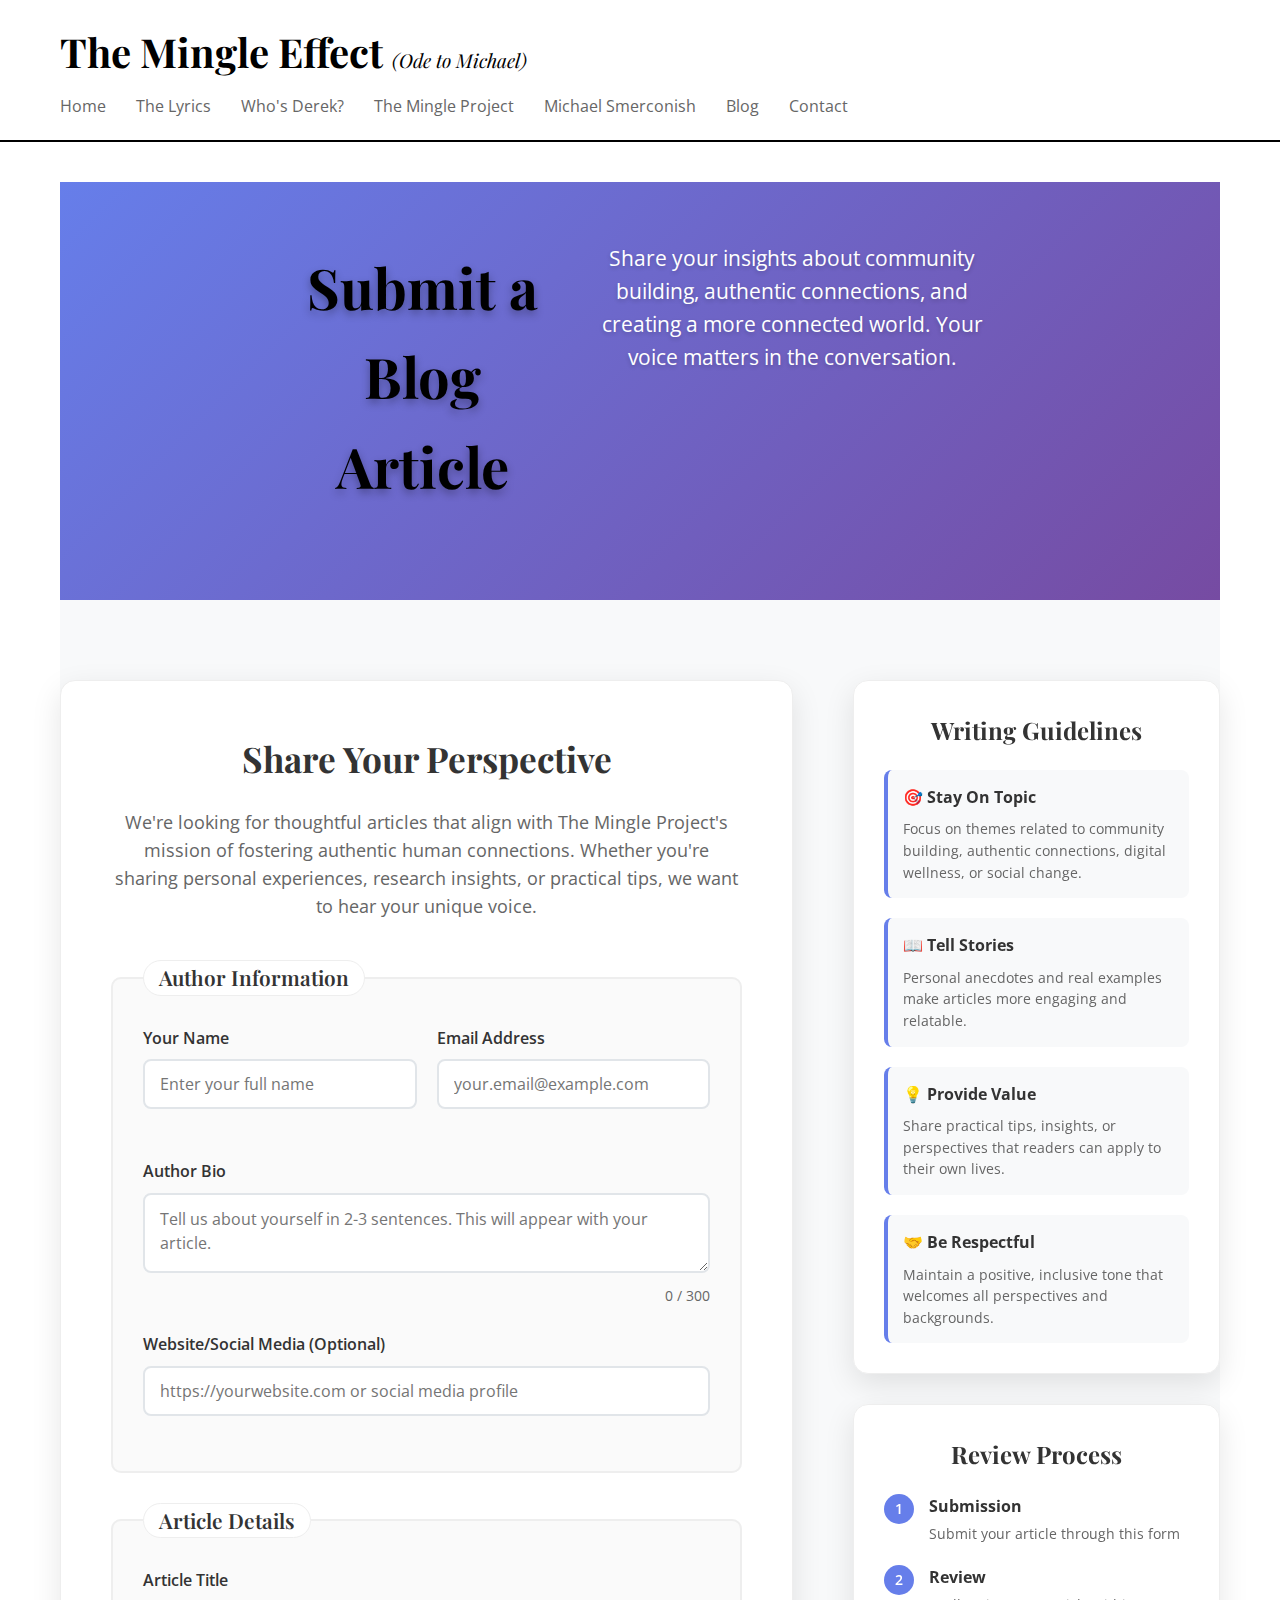
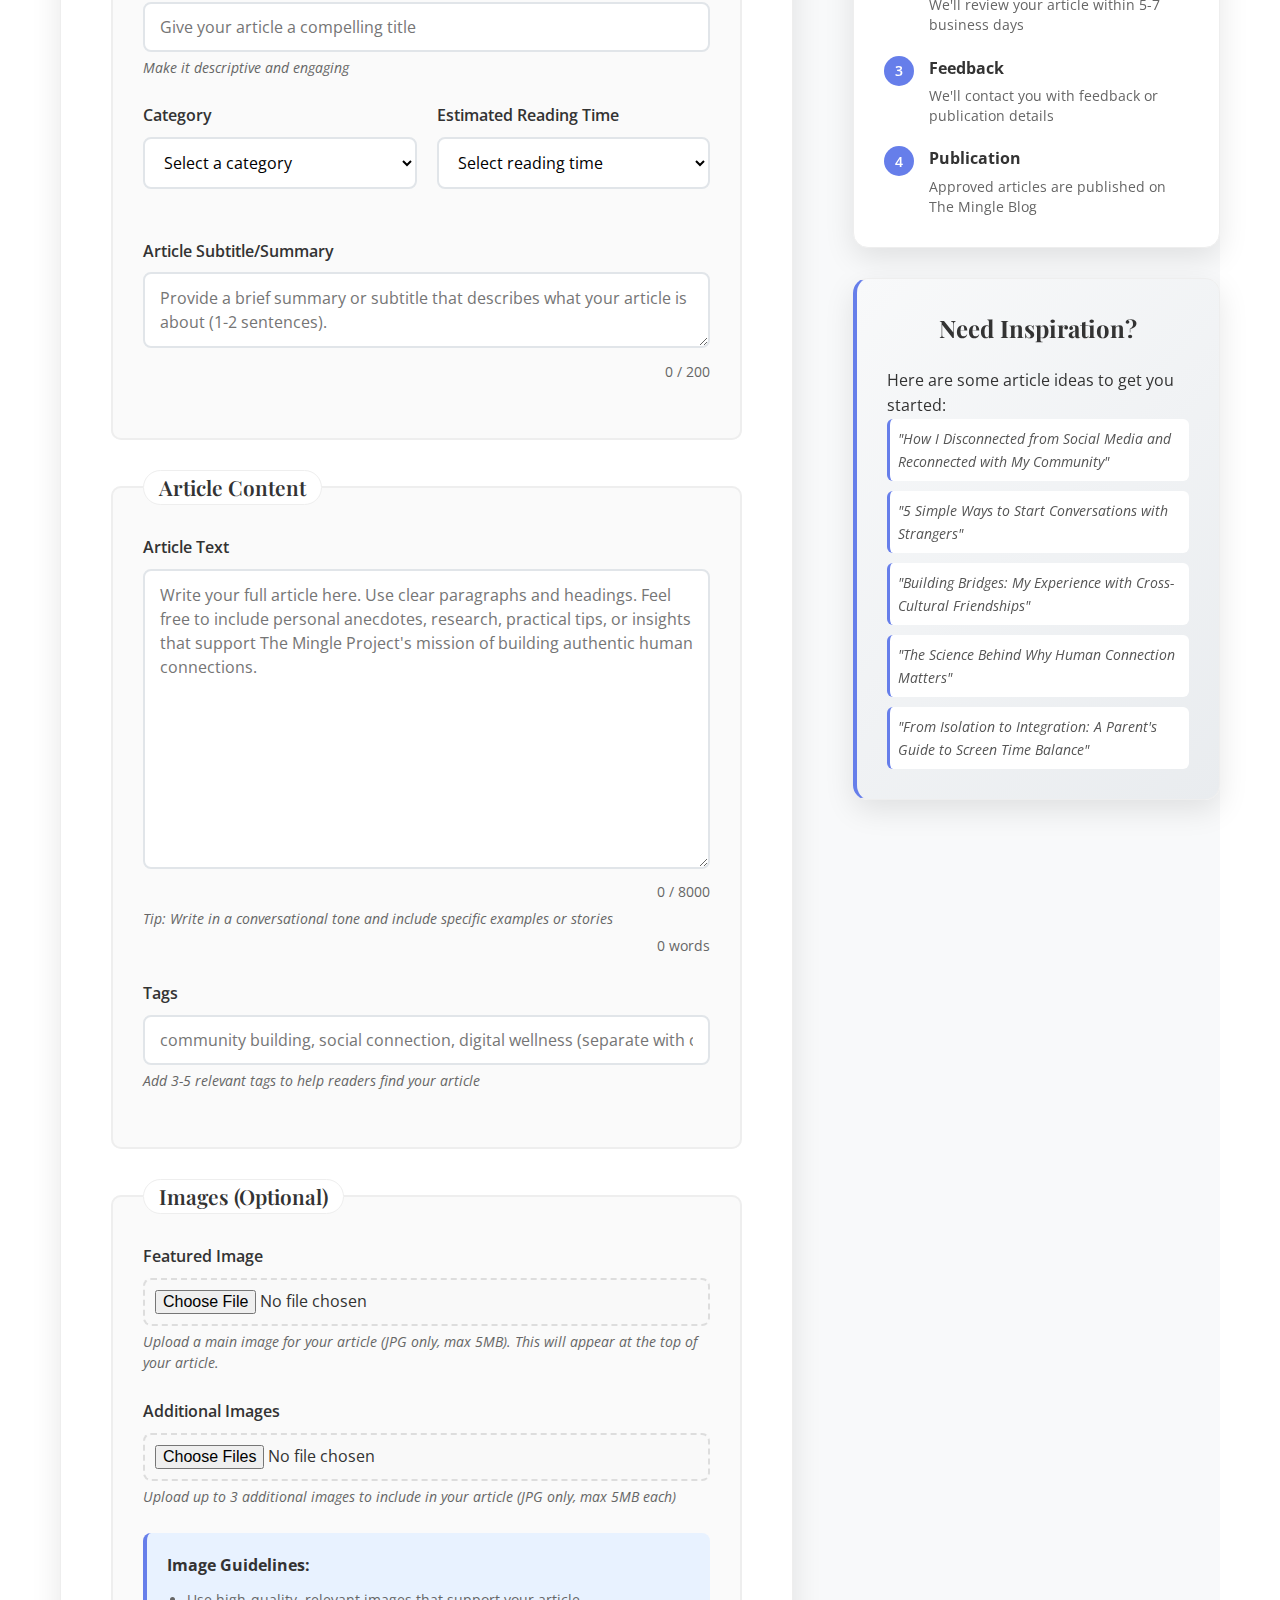
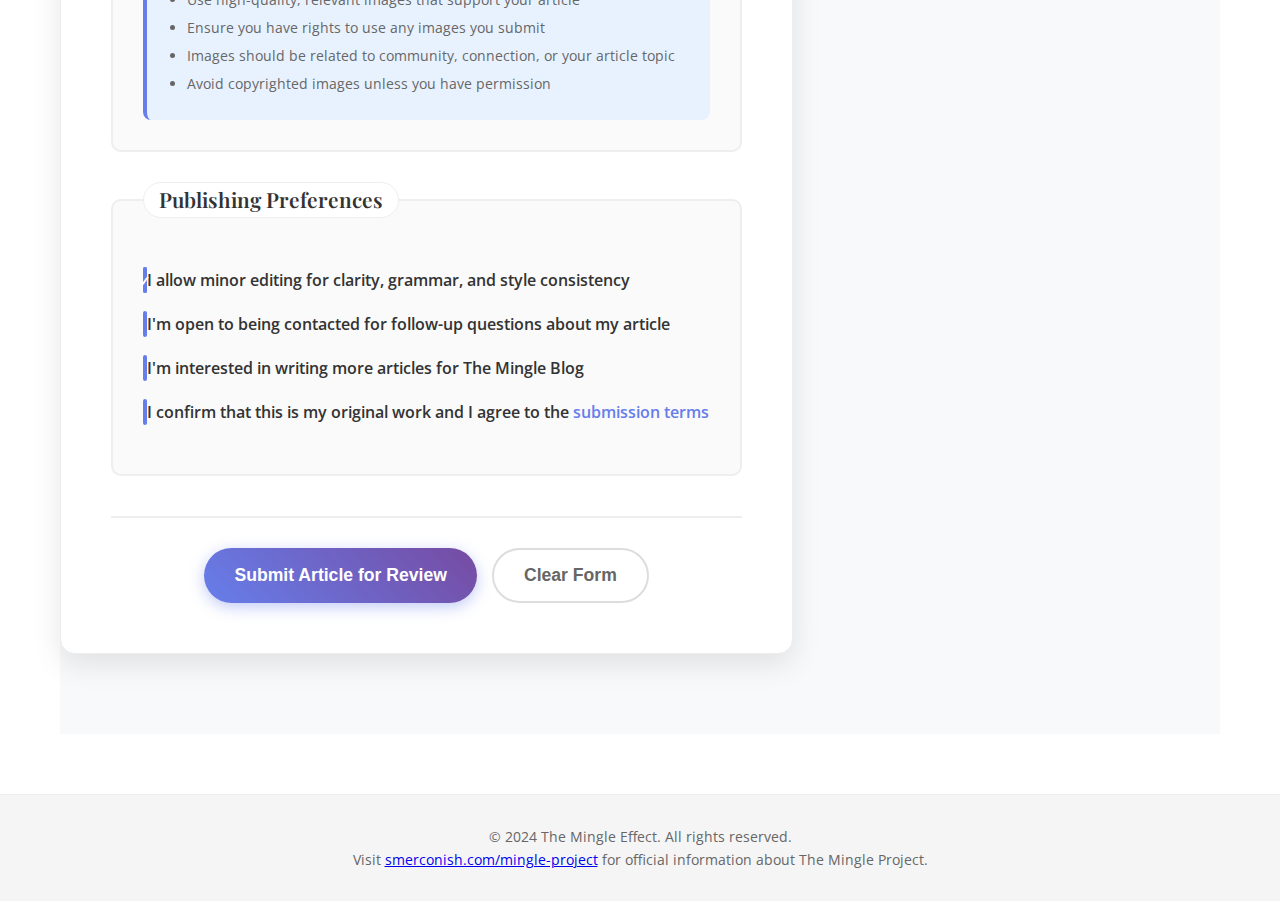
<file: submit-blog-article.html>
<!DOCTYPE html>
<html lang="en">
<head>
    <meta charset="UTF-8">
    <meta name="viewport" content="width=device-width, initial-scale=1.0">
    <title>Submit a Blog Article - The Mingle Effect</title>
    <link rel="stylesheet" href="css/style.css">
    <link rel="stylesheet" href="css/submit-blog.css">
    <link href="https://fonts.googleapis.com/css2?family=Playfair+Display:wght@400;700&family=Open+Sans:wght@300;400;600&display=swap" rel="stylesheet">
</head>
<body>
    <!-- Header -->
    <header class="header">
        <div class="container">
            <div class="header-content">
                <h1 class="site-title">The Mingle Effect <span class="subtitle">(Ode to Michael)</span></h1>
                <nav class="navigation">
                    <ul class="nav-menu">
                        <li><a href="index.html" class="nav-link">Home</a></li>
                        <li><a href="the-lyrics.html" class="nav-link">The Lyrics</a></li>
                        <li><a href="whos-derek.html" class="nav-link">Who's Derek?</a></li>
                        <li><a href="mingle-project.html" class="nav-link">The Mingle Project</a></li>
                        <li><a href="michael-smerconish.html" class="nav-link">Michael Smerconish</a></li>
                        <li><a href="blog.html" class="nav-link">Blog</a></li>
                        <li><a href="contact.html" class="nav-link">Contact</a></li>
                    </ul>
                </nav>
            </div>
        </div>
    </header>

    <!-- Main Content -->
    <main class="submit-blog-main">
        <div class="container">
            <!-- Hero Section -->
            <section class="submit-hero">
                <div class="hero-content">
                    <h1 class="hero-title">Submit a Blog Article</h1>
                    <p class="hero-description">
                        Share your insights about community building, authentic connections, and creating 
                        a more connected world. Your voice matters in the conversation.
                    </p>
                </div>
            </section>

            <!-- Form Section -->
            <section class="form-section">
                <div class="form-container">
                    <div class="form-intro">
                        <h2>Share Your Perspective</h2>
                        <p>We're looking for thoughtful articles that align with The Mingle Project's mission of fostering authentic human connections. Whether you're sharing personal experiences, research insights, or practical tips, we want to hear your unique voice.</p>
                    </div>

                    <form class="blog-form" id="blogForm" enctype="multipart/form-data">
                        <!-- Author Information -->
                        <fieldset class="form-section-group">
                            <legend>Author Information</legend>
                            
                            <div class="form-row">
                                <div class="form-group">
                                    <label for="authorName">Your Name</label>
                                    <input type="text" id="authorName" name="authorName" required 
                                           placeholder="Enter your full name">
                                </div>

                                <div class="form-group">
                                    <label for="authorEmail">Email Address</label>
                                    <input type="email" id="authorEmail" name="authorEmail" required 
                                           placeholder="your.email@example.com">
                                </div>
                            </div>

                            <div class="form-group">
                                <label for="authorBio">Author Bio</label>
                                <textarea id="authorBio" name="authorBio" 
                                          placeholder="Tell us about yourself in 2-3 sentences. This will appear with your article."
                                          maxlength="300"></textarea>
                                <div class="char-counter" id="bioCharCounter">0 / 300</div>
                            </div>

                            <div class="form-group">
                                <label for="authorWebsite">Website/Social Media (Optional)</label>
                                <input type="url" id="authorWebsite" name="authorWebsite" 
                                       placeholder="https://yourwebsite.com or social media profile">
                            </div>
                        </fieldset>

                        <!-- Article Information -->
                        <fieldset class="form-section-group">
                            <legend>Article Details</legend>
                            
                            <div class="form-group">
                                <label for="articleTitle">Article Title</label>
                                <input type="text" id="articleTitle" name="articleTitle" required 
                                       placeholder="Give your article a compelling title">
                                <small class="field-note">Make it descriptive and engaging</small>
                            </div>

                            <div class="form-row">
                                <div class="form-group">
                                    <label for="articleCategory">Category</label>
                                    <select id="articleCategory" name="articleCategory" required>
                                        <option value="">Select a category</option>
                                        <option value="community">Community Building</option>
                                        <option value="technology">Technology & Connection</option>
                                        <option value="youth">Youth & Education</option>
                                        <option value="mental-health">Mental Health & Wellness</option>
                                        <option value="social-change">Social Change</option>
                                        <option value="personal-story">Personal Story</option>
                                        <option value="research">Research & Insights</option>
                                        <option value="practical-tips">Practical Tips</option>
                                        <option value="other">Other</option>
                                    </select>
                                </div>

                                <div class="form-group">
                                    <label for="readingTime">Estimated Reading Time</label>
                                    <select id="readingTime" name="readingTime" required>
                                        <option value="">Select reading time</option>
                                        <option value="2">2-3 minutes</option>
                                        <option value="4">4-5 minutes</option>
                                        <option value="6">6-7 minutes</option>
                                        <option value="8">8-10 minutes</option>
                                        <option value="12">10+ minutes</option>
                                    </select>
                                </div>
                            </div>

                            <div class="form-group">
                                <label for="articleSubtitle">Article Subtitle/Summary</label>
                                <textarea id="articleSubtitle" name="articleSubtitle" required
                                          placeholder="Provide a brief summary or subtitle that describes what your article is about (1-2 sentences)."
                                          maxlength="200"></textarea>
                                <div class="char-counter" id="subtitleCharCounter">0 / 200</div>
                            </div>
                        </fieldset>

                        <!-- Article Content -->
                        <fieldset class="form-section-group">
                            <legend>Article Content</legend>
                            
                            <div class="form-group">
                                <label for="articleContent">Article Text</label>
                                <textarea id="articleContent" name="articleContent" required
                                          placeholder="Write your full article here. Use clear paragraphs and headings. Feel free to include personal anecdotes, research, practical tips, or insights that support The Mingle Project's mission of building authentic human connections."
                                          maxlength="8000"></textarea>
                                <div class="char-counter" id="contentCharCounter">0 / 8000</div>
                                <small class="field-note">Tip: Write in a conversational tone and include specific examples or stories</small>
                            </div>

                            <div class="form-group">
                                <label for="articleTags">Tags</label>
                                <input type="text" id="articleTags" name="articleTags" 
                                       placeholder="community building, social connection, digital wellness (separate with commas)">
                                <small class="field-note">Add 3-5 relevant tags to help readers find your article</small>
                            </div>
                        </fieldset>

                        <!-- Images -->
                        <fieldset class="form-section-group">
                            <legend>Images (Optional)</legend>
                            
                            <div class="form-group">
                                <label for="featuredImage">Featured Image</label>
                                <input type="file" id="featuredImage" name="featuredImage" accept="image/jpeg,image/jpg">
                                <small class="field-note">Upload a main image for your article (JPG only, max 5MB). This will appear at the top of your article.</small>
                            </div>

                            <div class="form-group">
                                <label for="additionalImages">Additional Images</label>
                                <input type="file" id="additionalImages" name="additionalImages" accept="image/jpeg,image/jpg" multiple>
                                <small class="field-note">Upload up to 3 additional images to include in your article (JPG only, max 5MB each)</small>
                            </div>

                            <div class="image-guidelines">
                                <h4>Image Guidelines:</h4>
                                <ul>
                                    <li>Use high-quality, relevant images that support your article</li>
                                    <li>Ensure you have rights to use any images you submit</li>
                                    <li>Images should be related to community, connection, or your article topic</li>
                                    <li>Avoid copyrighted images unless you have permission</li>
                                </ul>
                            </div>
                        </fieldset>

                        <!-- Publishing Preferences -->
                        <fieldset class="form-section-group">
                            <legend>Publishing Preferences</legend>
                            
                            <div class="form-group checkbox-group">
                                <label class="checkbox-label">
                                    <input type="checkbox" id="allowEditing" name="allowEditing" value="yes" checked>
                                    <span class="checkmark"></span>
                                    I allow minor editing for clarity, grammar, and style consistency
                                </label>
                            </div>

                            <div class="form-group checkbox-group">
                                <label class="checkbox-label">
                                    <input type="checkbox" id="allowContact" name="allowContact" value="yes">
                                    <span class="checkmark"></span>
                                    I'm open to being contacted for follow-up questions about my article
                                </label>
                            </div>

                            <div class="form-group checkbox-group">
                                <label class="checkbox-label">
                                    <input type="checkbox" id="futureArticles" name="futureArticles" value="yes">
                                    <span class="checkmark"></span>
                                    I'm interested in writing more articles for The Mingle Blog
                                </label>
                            </div>

                            <div class="form-group checkbox-group">
                                <label class="checkbox-label">
                                    <input type="checkbox" id="agreeTerms" name="agreeTerms" value="yes" required>
                                    <span class="checkmark"></span>
                                    I confirm that this is my original work and I agree to the <a href="#" onclick="showTerms()">submission terms</a>
                                </label>
                            </div>
                        </fieldset>

                        <div class="form-actions">
                            <button type="submit" class="btn-submit" id="submitButton">
                                Submit Article for Review
                            </button>
                            <button type="button" class="btn-clear" id="clearButton">
                                Clear Form
                            </button>
                        </div>

                        <div class="status-message" id="statusMessage"></div>
                    </form>
                </div>

                <!-- Guidelines Sidebar -->
                <aside class="guidelines-sidebar">
                    <div class="guidelines-widget">
                        <h3>Writing Guidelines</h3>
                        <div class="guideline-item">
                            <h4>🎯 Stay On Topic</h4>
                            <p>Focus on themes related to community building, authentic connections, digital wellness, or social change.</p>
                        </div>
                        <div class="guideline-item">
                            <h4>📖 Tell Stories</h4>
                            <p>Personal anecdotes and real examples make articles more engaging and relatable.</p>
                        </div>
                        <div class="guideline-item">
                            <h4>💡 Provide Value</h4>
                            <p>Share practical tips, insights, or perspectives that readers can apply to their own lives.</p>
                        </div>
                        <div class="guideline-item">
                            <h4>🤝 Be Respectful</h4>
                            <p>Maintain a positive, inclusive tone that welcomes all perspectives and backgrounds.</p>
                        </div>
                    </div>

                    <div class="guidelines-widget">
                        <h3>Review Process</h3>
                        <div class="process-step">
                            <div class="step-number">1</div>
                            <div class="step-content">
                                <h4>Submission</h4>
                                <p>Submit your article through this form</p>
                            </div>
                        </div>
                        <div class="process-step">
                            <div class="step-number">2</div>
                            <div class="step-content">
                                <h4>Review</h4>
                                <p>We'll review your article within 5-7 business days</p>
                            </div>
                        </div>
                        <div class="process-step">
                            <div class="step-number">3</div>
                            <div class="step-content">
                                <h4>Feedback</h4>
                                <p>We'll contact you with feedback or publication details</p>
                            </div>
                        </div>
                        <div class="process-step">
                            <div class="step-number">4</div>
                            <div class="step-content">
                                <h4>Publication</h4>
                                <p>Approved articles are published on The Mingle Blog</p>
                            </div>
                        </div>
                    </div>

                    <div class="guidelines-widget inspiration-widget">
                        <h3>Need Inspiration?</h3>
                        <p>Here are some article ideas to get you started:</p>
                        <ul>
                            <li>"How I Disconnected from Social Media and Reconnected with My Community"</li>
                            <li>"5 Simple Ways to Start Conversations with Strangers"</li>
                            <li>"Building Bridges: My Experience with Cross-Cultural Friendships"</li>
                            <li>"The Science Behind Why Human Connection Matters"</li>
                            <li>"From Isolation to Integration: A Parent's Guide to Screen Time Balance"</li>
                        </ul>
                    </div>
                </aside>
            </section>
        </div>
    </main>

    <!-- Terms Modal (Hidden) -->
    <div id="termsModal" class="modal" style="display: none;">
        <div class="modal-content">
            <span class="close">&times;</span>
            <h2>Submission Terms</h2>
            <div class="terms-content">
                <p>By submitting your article to The Mingle Blog, you agree to the following terms:</p>
                <ul>
                    <li>The content is your original work and does not infringe on any copyrights</li>
                    <li>You grant us permission to publish, edit, and promote your article</li>
                    <li>You retain ownership of your work</li>
                    <li>We reserve the right to decline publication for any reason</li>
                    <li>Published articles may be shared on social media and other platforms</li>
                    <li>You will be credited as the author of published work</li>
                </ul>
                <button onclick="closeTerms()" class="btn-close-terms">I Understand</button>
            </div>
        </div>
    </div>

    <!-- Footer -->
    <footer class="footer">
        <div class="container">
            <div class="footer-content">
                <p>&copy; 2024 The Mingle Effect. All rights reserved.</p>
                <p>Visit <a href="https://www.smerconish.com/mingle-project/" target="_blank">smerconish.com/mingle-project</a> for official information about The Mingle Project.</p>
            </div>
        </div>
    </footer>

    <script src="js/submit-blog.js"></script>
</body>
</html>
</file>
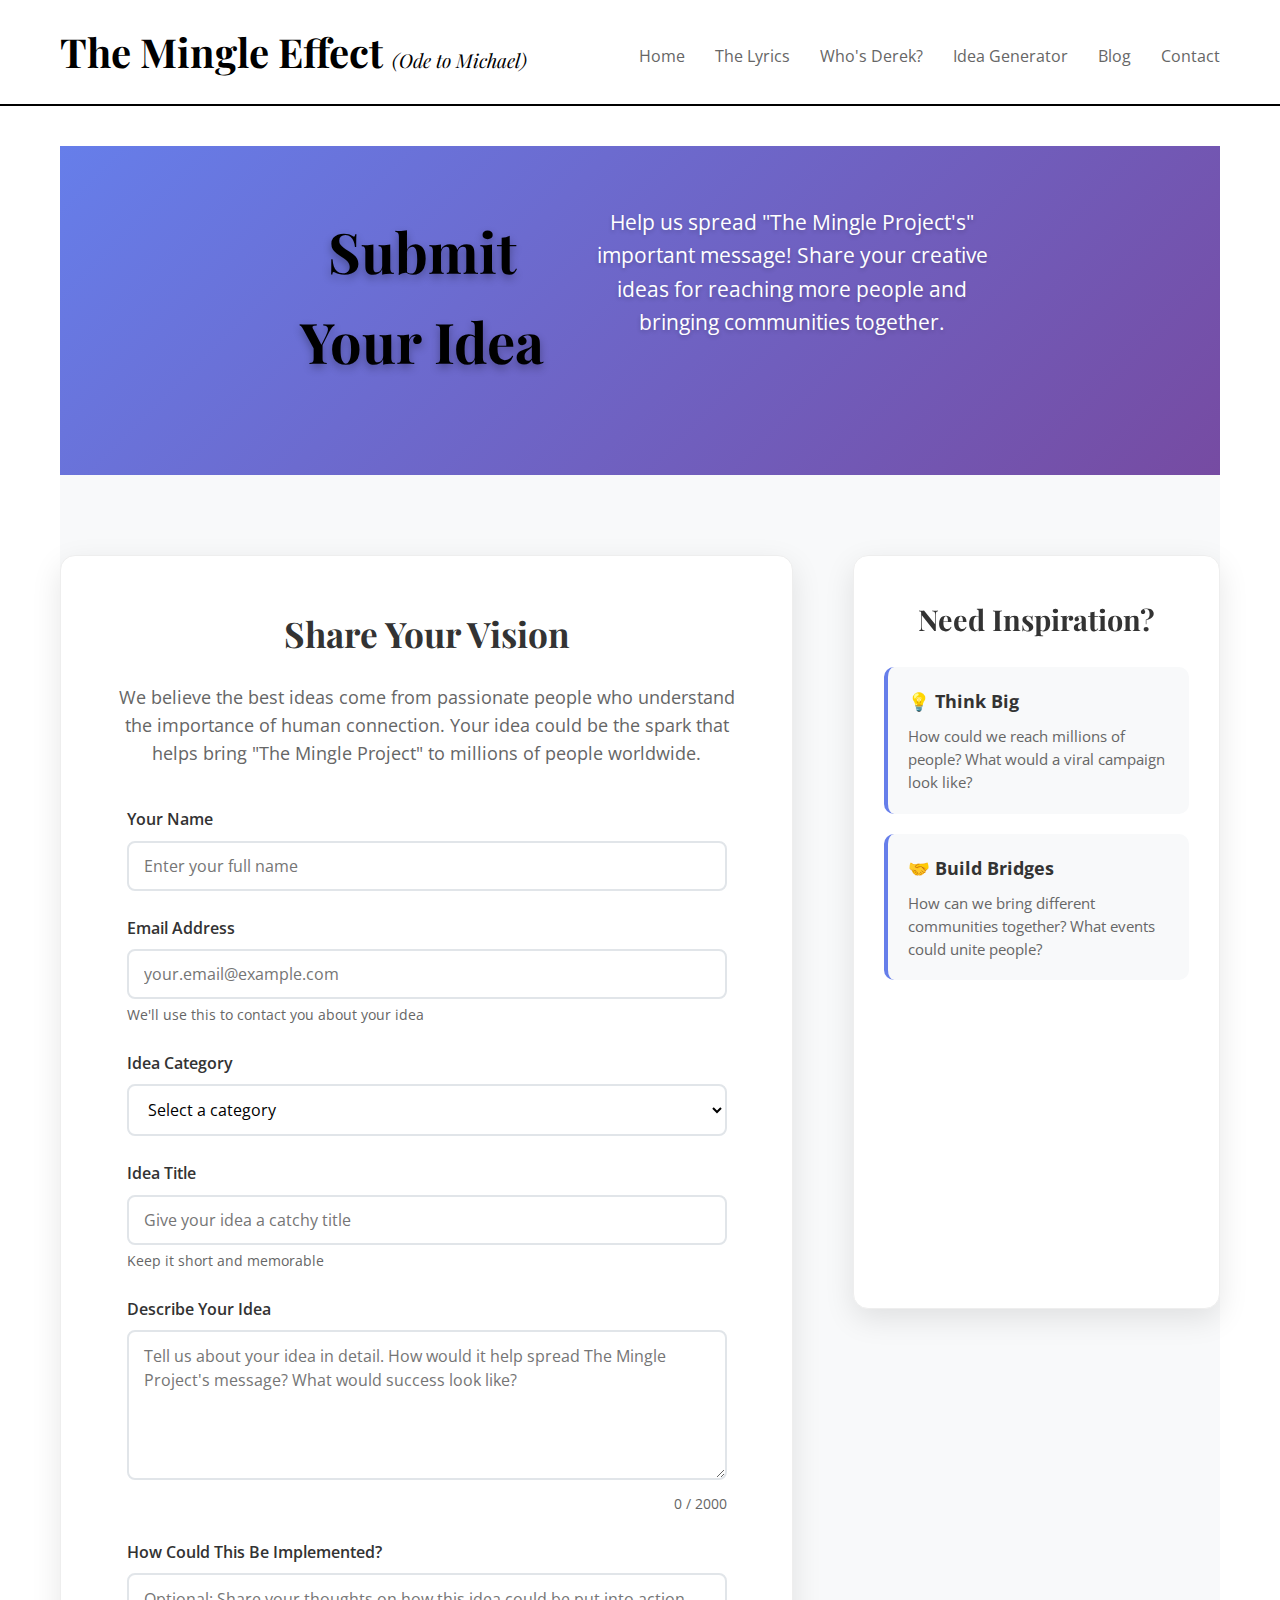
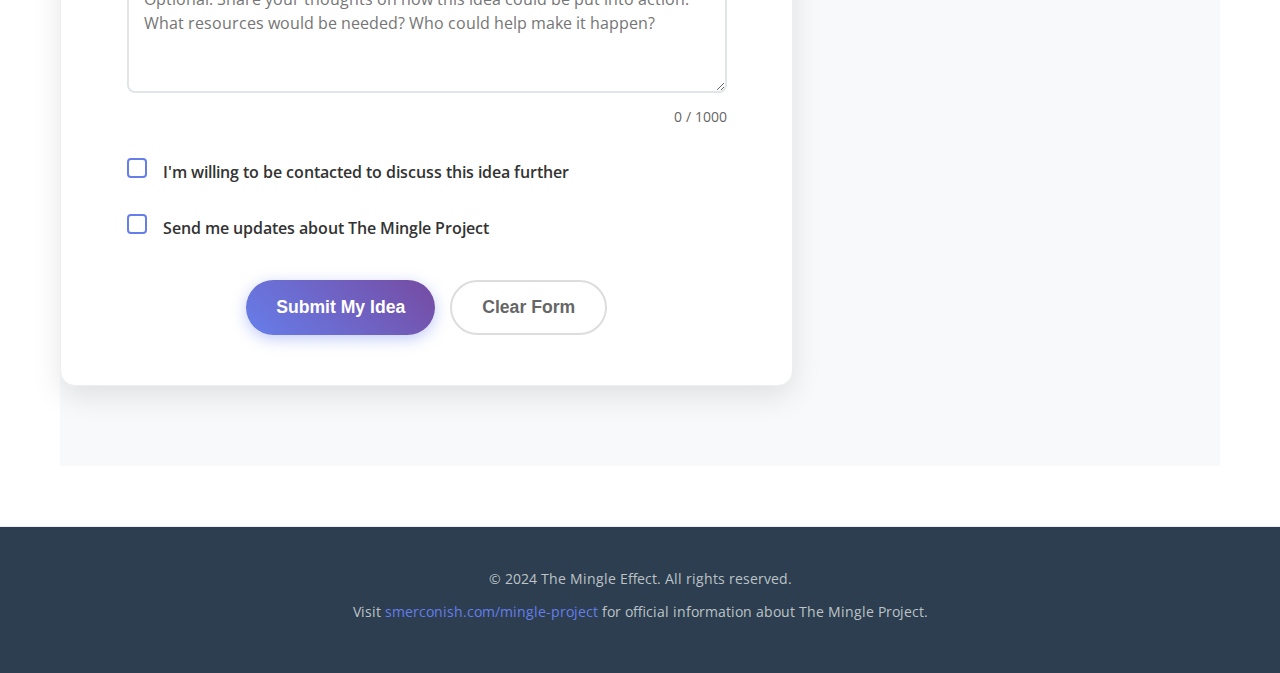
<file: submit-idea.html>
<!DOCTYPE html>
<html lang="en">
<head>
    <meta charset="UTF-8">
    <meta name="viewport" content="width=device-width, initial-scale=1.0">
    <title>Submit Your Idea - The Mingle Effect</title>
    <link rel="stylesheet" href="css/style.css">
    <link rel="stylesheet" href="css/submit-idea.css">
    <link href="https://fonts.googleapis.com/css2?family=Playfair+Display:wght@400;700&family=Open+Sans:wght@300;400;600&display=swap" rel="stylesheet">
</head>
<body>
    <!-- Header -->
    <header class="header">
        <div class="container">
            <div class="header-content">
                <h1 class="site-title">The Mingle Effect <span class="subtitle">(Ode to Michael)</span></h1>
                <nav class="navigation">
                    <ul class="nav-menu">
                        <li><a href="index.html" class="nav-link">Home</a></li>
                        <li><a href="the-lyrics.html" class="nav-link">The Lyrics</a></li>
                        <li><a href="whos-derek.html" class="nav-link">Who's Derek?</a></li>
                        <li><a href="idea-generator.html" class="nav-link">Idea Generator</a></li>
                        <li><a href="blog.html" class="nav-link">Blog</a></li>
                        <li><a href="contact.html" class="nav-link">Contact</a></li>
                    </ul>
                </nav>
            </div>
        </div>
    </header>

    <!-- Main Content -->
    <main class="submit-idea-main">
        <div class="container">
            <!-- Hero Section -->
            <section class="submit-hero">
                <div class="hero-content">
                    <h1 class="hero-title">Submit Your Idea</h1>
                    <p class="hero-description">
                        Help us spread "The Mingle Project's" important message! Share your creative ideas 
                        for reaching more people and bringing communities together.
                    </p>
                </div>
            </section>

            <!-- Form Section -->
            <section class="form-section">
                <div class="form-container">
                    <div class="form-intro">
                        <h2>Share Your Vision</h2>
                        <p>We believe the best ideas come from passionate people who understand the importance of human connection. Your idea could be the spark that helps bring "The Mingle Project" to millions of people worldwide.</p>
                    </div>

                    <form class="idea-form" id="ideaForm">
                        <div class="form-group">
                            <label for="ideaName">Your Name</label>
                            <input type="text" id="ideaName" name="name" required 
                                   placeholder="Enter your full name">
                        </div>

                        <div class="form-group">
                            <label for="ideaEmail">Email Address</label>
                            <input type="email" id="ideaEmail" name="email" required 
                                   placeholder="your.email@example.com">
                            <small class="field-note">We'll use this to contact you about your idea</small>
                        </div>

                        <div class="form-group">
                            <label for="ideaCategory">Idea Category</label>
                            <select id="ideaCategory" name="category" required>
                                <option value="">Select a category</option>
                                <option value="music">Music & Entertainment</option>
                                <option value="social-media">Social Media Campaign</option>
                                <option value="community">Community Events</option>
                                <option value="media">Media & Documentation</option>
                                <option value="technology">Technology & Apps</option>
                                <option value="education">Education & Awareness</option>
                                <option value="corporate">Corporate Partnerships</option>
                                <option value="other">Other</option>
                            </select>
                        </div>

                        <div class="form-group">
                            <label for="ideaTitle">Idea Title</label>
                            <input type="text" id="ideaTitle" name="title" required 
                                   placeholder="Give your idea a catchy title">
                            <small class="field-note">Keep it short and memorable</small>
                        </div>

                        <div class="form-group">
                            <label for="ideaDescription">Describe Your Idea</label>
                            <textarea id="ideaDescription" name="description" required 
                                      placeholder="Tell us about your idea in detail. How would it help spread The Mingle Project's message? What would success look like?"
                                      maxlength="2000"></textarea>
                            <div class="char-counter" id="charCounter">0 / 2000</div>
                        </div>

                        <div class="form-group">
                            <label for="ideaImplementation">How Could This Be Implemented?</label>
                            <textarea id="ideaImplementation" name="implementation" 
                                      placeholder="Optional: Share your thoughts on how this idea could be put into action. What resources would be needed? Who could help make it happen?"
                                      maxlength="1000"></textarea>
                            <div class="char-counter" id="implCharCounter">0 / 1000</div>
                        </div>

                        <div class="form-group checkbox-group">
                            <label class="checkbox-label">
                                <input type="checkbox" id="ideaContact" name="contact" value="yes">
                                <span class="checkmark"></span>
                                I'm willing to be contacted to discuss this idea further
                            </label>
                        </div>

                        <div class="form-group checkbox-group">
                            <label class="checkbox-label">
                                <input type="checkbox" id="ideaNewsletter" name="newsletter" value="yes">
                                <span class="checkmark"></span>
                                Send me updates about The Mingle Project
                            </label>
                        </div>

                        <div class="form-actions">
                            <button type="submit" class="btn-submit" id="submitButton">
                                Submit My Idea
                            </button>
                            <button type="button" class="btn-clear" id="clearButton">
                                Clear Form
                            </button>
                        </div>

                        <div class="status-message" id="statusMessage"></div>
                    </form>
                </div>

                <!-- Inspiration Section -->
                <div class="inspiration-section">
                    <h3>Need Inspiration?</h3>
                    <div class="inspiration-cards">
                        <div class="inspiration-card">
                            <h4>💡 Think Big</h4>
                            <p>How could we reach millions of people? What would a viral campaign look like?</p>
                        </div>
                        <div class="inspiration-card">
                            <h4>🤝 Build Bridges</h4>
                            <p>How can we bring different communities together? What events could unite people?</p>
                        </div>
                        <div class="inspiration-card">
                            <h4>🎵 Creative Expression</h4>
                            <p>Music, art, videos, books - how can creativity spread the message?</p>
                        </div>
                        <div class="inspiration-card">
                            <h4>🌐 Digital Innovation</h4>
                            <p>Apps, websites, social platforms - how can technology help us connect?</p>
                        </div>
                    </div>
                </div>
            </section>
        </div>
    </main>

    <!-- Footer -->
    <footer class="footer">
        <div class="container">
            <div class="footer-content">
                <p>&copy; 2024 The Mingle Effect. All rights reserved.</p>
                <p>Visit <a href="https://www.smerconish.com/mingle-project/" target="_blank">smerconish.com/mingle-project</a> for official information about The Mingle Project.</p>
            </div>
        </div>
    </footer>

    <script src="js/submit-idea.js"></script>
</body>
</html>
</file>
<file: css/contact.css>
/* Contact Page Styles */

/* Main Layout */
.contact-main {
    padding: 40px 0 0;
}

/* Hero Section */
.contact-hero {
    text-align: center;
    padding: 60px 0;
    background: linear-gradient(135deg, #667eea 0%, #764ba2 100%);
    color: white;
    margin-bottom: 0;
}

.contact-hero .hero-content {
    max-width: 700px;
    margin: 0 auto;
}

.hero-title {
    font-family: 'Playfair Display', serif;
    font-size: 3.5rem;
    font-weight: 700;
    margin-bottom: 30px;
    text-shadow: 0 4px 8px rgba(0, 0, 0, 0.3);
}

.hero-description {
    font-size: 1.3rem;
    line-height: 1.6;
    text-shadow: 0 2px 4px rgba(0, 0, 0, 0.2);
}

/* Contact Section */
.contact-section {
    padding: 80px 0;
    background: #f8f9fa;
}

.contact-layout {
    display: grid;
    grid-template-columns: 2fr 1fr;
    gap: 60px;
    max-width: 1400px;
    margin: 0 auto;
}

/* Contact Form Container */
.contact-form-container {
    background: white;
    padding: 50px;
    border-radius: 15px;
    box-shadow: 0 10px 30px rgba(0, 0, 0, 0.1);
    border: 1px solid #eee;
}

.form-intro {
    text-align: center;
    margin-bottom: 40px;
}

.form-intro h2 {
    font-family: 'Playfair Display', serif;
    font-size: 2.2rem;
    color: #333;
    margin-bottom: 20px;
}

.form-intro p {
    font-size: 1.1rem;
    color: #666;
    line-height: 1.6;
}

/* Form Styles */
.contact-form {
    max-width: 600px;
    margin: 0 auto;
}

.form-row {
    display: grid;
    grid-template-columns: 1fr 1fr;
    gap: 20px;
    margin-bottom: 25px;
}

.form-group {
    margin-bottom: 25px;
}

.form-group label {
    display: block;
    font-weight: 600;
    color: #333;
    margin-bottom: 8px;
    font-size: 1rem;
}

.form-group input,
.form-group select,
.form-group textarea {
    width: 100%;
    padding: 12px 15px;
    border: 2px solid #e1e5e9;
    border-radius: 8px;
    font-size: 1rem;
    font-family: 'Open Sans', sans-serif;
    transition: all 0.3s ease;
    background: white;
}

.form-group input:focus,
.form-group select:focus,
.form-group textarea:focus {
    outline: none;
    border-color: #667eea;
    box-shadow: 0 0 0 3px rgba(102, 126, 234, 0.1);
}

.form-group textarea {
    resize: vertical;
    min-height: 120px;
    line-height: 1.5;
}

/* Character Counter */
.char-counter {
    text-align: right;
    font-size: 0.85rem;
    color: #666;
    margin-top: 5px;
}

.char-counter.warning {
    color: #f39c12;
}

.char-counter.danger {
    color: #e74c3c;
    font-weight: 600;
}

/* Checkbox Group */
.checkbox-group {
    margin: 30px 0;
}

.checkbox-label {
    display: flex;
    align-items: center;
    cursor: pointer;
    font-size: 1rem;
    color: #333;
    line-height: 1.5;
}

.checkbox-label input[type="checkbox"] {
    display: none;
}

.checkmark {
    width: 20px;
    height: 20px;
    border: 2px solid #667eea;
    border-radius: 4px;
    margin-right: 12px;
    position: relative;
    transition: all 0.3s ease;
    flex-shrink: 0;
    background: white;
    display: inline-block;
}

.checkbox-label input[type="checkbox"]:checked + .checkmark {
    background: #667eea;
}

.checkbox-label input[type="checkbox"]:checked + .checkmark::after {
    content: '✓';
    position: absolute;
    top: 50%;
    left: 50%;
    transform: translate(-50%, -50%);
    color: white;
    font-size: 14px;
    font-weight: bold;
}

/* Form Actions */
.form-actions {
    display: flex;
    gap: 15px;
    justify-content: center;
    margin-top: 40px;
}

.btn-submit,
.btn-clear {
    padding: 15px 30px;
    border-radius: 30px;
    font-weight: 600;
    font-size: 1.1rem;
    cursor: pointer;
    transition: all 0.3s ease;
    border: 2px solid transparent;
    text-decoration: none;
    display: inline-block;
}

.btn-submit {
    background: linear-gradient(45deg, #667eea, #764ba2);
    color: white;
    border: none;
    box-shadow: 0 4px 15px rgba(102, 126, 234, 0.4);
}

.btn-submit:hover:not(:disabled) {
    transform: translateY(-2px);
    box-shadow: 0 6px 20px rgba(102, 126, 234, 0.6);
}

.btn-submit:disabled {
    opacity: 0.6;
    cursor: not-allowed;
}

.btn-clear {
    background: transparent;
    color: #666;
    border-color: #ddd;
}

.btn-clear:hover {
    background: #f8f9fa;
    border-color: #667eea;
    color: #667eea;
}

/* Status Message */
.status-message {
    margin-top: 20px;
    padding: 15px;
    border-radius: 8px;
    text-align: center;
    font-weight: 600;
    display: none;
}

.status-message.success {
    background: #d4edda;
    color: #155724;
    border: 1px solid #c3e6cb;
    display: block;
}

.status-message.error {
    background: #f8d7da;
    color: #721c24;
    border: 1px solid #f5c6cb;
    display: block;
}

.status-message.loading {
    background: #d1ecf1;
    color: #0c5460;
    border: 1px solid #bee5eb;
    display: block;
}

/* Contact Info Sidebar */
.contact-info {
    background: white;
    padding: 40px 30px;
    border-radius: 15px;
    box-shadow: 0 10px 30px rgba(0, 0, 0, 0.1);
    border: 1px solid #eee;
    height: fit-content;
    position: sticky;
    top: 20px;
}

.contact-info h3 {
    font-family: 'Playfair Display', serif;
    font-size: 1.8rem;
    color: #333;
    margin-bottom: 30px;
    text-align: center;
}

.info-card {
    background: #f8f9fa;
    padding: 25px;
    border-radius: 10px;
    margin-bottom: 20px;
    border-left: 4px solid #667eea;
    transition: transform 0.3s ease;
}

.info-card:hover {
    transform: translateX(5px);
}

.info-card:last-child {
    margin-bottom: 0;
}

.info-card h4 {
    font-size: 1.1rem;
    color: #333;
    margin-bottom: 15px;
    font-weight: 600;
}

.info-card p {
    font-size: 0.95rem;
    color: #666;
    line-height: 1.5;
    margin-bottom: 15px;
}

.info-card p:last-child {
    margin-bottom: 0;
}

.info-link {
    display: inline-block;
    color: #667eea;
    text-decoration: none;
    font-weight: 600;
    padding: 8px 16px;
    border: 2px solid #667eea;
    border-radius: 20px;
    transition: all 0.3s ease;
    font-size: 0.9rem;
}

.info-link:hover {
    background: #667eea;
    color: white;
    transform: translateY(-2px);
}

/* Footer */
.footer {
    background: #2c3e50;
    color: white;
    padding: 40px 0;
    text-align: center;
}

.footer-content p {
    margin-bottom: 10px;
    color: #bdc3c7;
}

.footer-content a {
    color: #667eea;
    text-decoration: none;
}

.footer-content a:hover {
    text-decoration: underline;
}

/* Responsive Design */
@media (max-width: 1024px) {
    .contact-layout {
        grid-template-columns: 1fr;
        gap: 40px;
        padding: 0 20px;
    }
    
    .contact-info {
        position: static;
    }
}

@media (max-width: 768px) {
    .hero-title {
        font-size: 2.5rem;
    }
    
    .hero-description {
        font-size: 1.1rem;
        padding: 0 20px;
    }
    
    .contact-form-container {
        padding: 30px 20px;
        margin: 0 20px;
    }
    
    .contact-info {
        margin: 0 20px;
        padding: 30px 20px;
    }
    
    .form-row {
        grid-template-columns: 1fr;
        gap: 0;
    }
    
    .form-intro h2 {
        font-size: 1.8rem;
    }
    
    .form-actions {
        flex-direction: column;
        align-items: center;
    }
    
    .btn-submit,
    .btn-clear {
        width: 100%;
        max-width: 300px;
    }
    
    .info-card {
        padding: 20px;
    }
}

@media (max-width: 480px) {
    .hero-title {
        font-size: 2rem;
    }
    
    .contact-hero {
        padding: 40px 0;
    }
    
    .contact-section {
        padding: 40px 0;
    }
    
    .contact-layout {
        padding: 0 10px;
    }
    
    .contact-form-container {
        margin: 0 10px;
        padding: 25px 15px;
    }
    
    .contact-info {
        margin: 0 10px;
        padding: 25px 15px;
    }

    /* Temporary debug CSS - remove after testing */
.status-message.success {
    background: red !important;
    color: white !important;
    font-size: 24px !important;
    font-weight: bold !important;
    padding: 20px !important;
    border: 5px solid black !important;
    display: block !important;
    position: fixed !important;
    top: 50% !important;
    left: 50% !important;
    transform: translate(-50%, -50%) !important;
    z-index: 9999 !important;
    width: 80% !important;
    max-width: 500px !important;
}
    
    .info-card {
        padding: 15px;
    }
}
</file>
<file: css/idea-generator.css>
/* Idea Generator Page Styles */

/* Main Layout */
.idea-generator-main {
    padding: 40px 0 0;
}

/* Hero Section */
.generator-hero {
    text-align: center;
    padding: 60px 0;
    background: linear-gradient(135deg, #667eea 0%, #764ba2 100%);
    color: white;
    margin-bottom: 0;
}

.generator-hero .hero-content {
    max-width: 800px;
    margin: 0 auto;
}

.hero-title {
    font-family: 'Playfair Display', serif;
    font-size: 3.5rem;
    font-weight: 700;
    margin-bottom: 30px;
    text-shadow: 0 4px 8px rgba(0, 0, 0, 0.3);
}

.hero-description {
    font-size: 1.3rem;
    line-height: 1.6;
    text-shadow: 0 2px 4px rgba(0, 0, 0, 0.2);
    max-width: 700px;
    margin: 0 auto;
}

/* Ideas Section */
.ideas-section {
    padding: 80px 0;
    background: linear-gradient(to bottom, #667eea, #764ba2);
}

.ideas-grid {
    display: grid;
    grid-template-columns: repeat(auto-fit, minmax(350px, 1fr));
    gap: 40px;
    max-width: 1400px;
    margin: 0 auto;
}

/* Idea Cards */
.idea-card {
    background: white;
    border-radius: 15px;
    overflow: hidden;
    box-shadow: 0 10px 30px rgba(0, 0, 0, 0.2);
    transition: all 0.4s ease;
    position: relative;
}

.idea-card:hover {
    transform: translateY(-8px);
    box-shadow: 0 20px 40px rgba(0, 0, 0, 0.3);
}

/* Idea Header */
.idea-header {
    position: relative;
    height: 250px;
    overflow: hidden;
    background: #f8f9fa;
}

.idea-image {
    width: 100%;
    height: 100%;
    position: relative;
    display: flex;
    align-items: center;
    justify-content: center;
}

.idea-img {
    width: 100%;
    height: 100%;
    object-fit: contain;
    object-position: center;
    transition: transform 0.4s ease;
    background: #f8f9fa;
}

.idea-card:hover .idea-img {
    transform: scale(1.05);
}

.idea-label {
    position: absolute;
    top: 20px;
    left: 20px;
    z-index: 2;
}

.idea-number {
    background: linear-gradient(45deg, #667eea, #764ba2);
    color: white;
    padding: 10px 20px;
    border-radius: 25px;
    font-weight: 600;
    font-size: 1rem;
    box-shadow: 0 4px 15px rgba(0, 0, 0, 0.3);
}

/* Idea Content */
.idea-content {
    padding: 30px;
}

.idea-title {
    font-family: 'Playfair Display', serif;
    font-size: 1.8rem;
    font-weight: 700;
    color: #333;
    margin-bottom: 20px;
    text-align: center;
}

.idea-text {
    color: #555;
    line-height: 1.7;
}

.idea-text p {
    margin-bottom: 15px;
    font-size: 0.95rem;
}

.idea-text p:last-child {
    margin-bottom: 0;
    font-weight: 600;
    color: #667eea;
}

/* Call to Action Section */
.cta-section {
    padding: 80px 0;
    background: white;
    text-align: center;
}

.cta-content {
    max-width: 600px;
    margin: 0 auto;
}

.cta-title {
    font-family: 'Playfair Display', serif;
    font-size: 2.5rem;
    font-weight: 700;
    color: #333;
    margin-bottom: 20px;
}

.cta-description {
    font-size: 1.2rem;
    color: #666;
    line-height: 1.6;
    margin-bottom: 40px;
}

.cta-buttons {
    display: flex;
    gap: 20px;
    justify-content: center;
    flex-wrap: wrap;
}

.btn-submit-idea,
.btn-learn-more {
    display: inline-block;
    padding: 15px 30px;
    border-radius: 30px;
    text-decoration: none;
    font-weight: 600;
    font-size: 1.1rem;
    transition: all 0.3s ease;
    border: 2px solid transparent;
}

.btn-submit-idea {
    background: linear-gradient(45deg, #667eea, #764ba2);
    color: white;
    box-shadow: 0 4px 15px rgba(102, 126, 234, 0.4);
}

.btn-submit-idea:hover {
    transform: translateY(-2px);
    box-shadow: 0 6px 20px rgba(102, 126, 234, 0.6);
}

.btn-learn-more {
    background: transparent;
    color: #667eea;
    border-color: #667eea;
}

.btn-learn-more:hover {
    background: #667eea;
    color: white;
    transform: translateY(-2px);
}

/* Footer */
.footer {
    background: #2c3e50;
    color: white;
    padding: 40px 0;
    text-align: center;
}

.footer-content p {
    margin-bottom: 10px;
    color: #bdc3c7;
}

.footer-content a {
    color: #667eea;
    text-decoration: none;
}

.footer-content a:hover {
    text-decoration: underline;
}

/* Responsive Design */
@media (max-width: 768px) {
    .hero-title {
        font-size: 2.5rem;
    }
    
    .hero-description {
        font-size: 1.1rem;
        padding: 0 20px;
    }
    
    .ideas-grid {
        grid-template-columns: 1fr;
        padding: 0 20px;
    }
    
    .idea-header {
        height: 200px;
    }
    
    .idea-content {
        padding: 20px;
    }
    
    .idea-title {
        font-size: 1.5rem;
    }
    
    .idea-text p {
        font-size: 0.9rem;
    }
    
    .cta-title {
        font-size: 2rem;
    }
    
    .cta-buttons {
        flex-direction: column;
        align-items: center;
    }
    
    .btn-submit-idea,
    .btn-learn-more {
        width: 100%;
        max-width: 300px;
    }
}

@media (max-width: 480px) {
    .hero-title {
        font-size: 2rem;
    }
    
    .generator-hero {
        padding: 40px 0;
    }
    
    .ideas-section {
        padding: 40px 0;
    }
    
    .cta-section {
        padding: 40px 0;
    }
    
    .idea-number {
        padding: 8px 16px;
        font-size: 0.9rem;
    }
}
</file>
<file: css/submit-blog.css>
/* Submit Blog Article Page Styles */

/* Main Layout */
.submit-blog-main {
    padding: 40px 0 0;
}

/* Hero Section */
.submit-hero {
    text-align: center;
    padding: 60px 0;
    background: linear-gradient(135deg, #667eea 0%, #764ba2 100%);
    color: white;
    margin-bottom: 0;
}

.submit-hero .hero-content {
    max-width: 700px;
    margin: 0 auto;
}

.hero-title {
    font-family: 'Playfair Display', serif;
    font-size: 3.5rem;
    font-weight: 700;
    margin-bottom: 30px;
    text-shadow: 0 4px 8px rgba(0, 0, 0, 0.3);
}

.hero-description {
    font-size: 1.3rem;
    line-height: 1.6;
    text-shadow: 0 2px 4px rgba(0, 0, 0, 0.2);
}

/* Form Section */
.form-section {
    padding: 80px 0;
    background: #f8f9fa;
    display: grid;
    grid-template-columns: 2fr 1fr;
    gap: 60px;
    max-width: 1400px;
    margin: 0 auto;
}

.form-container {
    background: white;
    padding: 50px;
    border-radius: 15px;
    box-shadow: 0 10px 30px rgba(0, 0, 0, 0.1);
    border: 1px solid #eee;
    height: fit-content;
}

.form-intro {
    text-align: center;
    margin-bottom: 40px;
}

.form-intro h2 {
    font-family: 'Playfair Display', serif;
    font-size: 2.2rem;
    color: #333;
    margin-bottom: 20px;
}

.form-intro p {
    font-size: 1.1rem;
    color: #666;
    line-height: 1.6;
}

/* Form Styles */
.blog-form {
    max-width: 800px;
    margin: 0 auto;
}

.form-section-group {
    border: 2px solid #eee;
    border-radius: 10px;
    padding: 30px;
    margin-bottom: 30px;
    background: #fafafa;
}

.form-section-group legend {
    font-family: 'Playfair Display', serif;
    font-size: 1.3rem;
    font-weight: 600;
    color: #333;
    padding: 0 15px;
    background: white;
    border: 1px solid #eee;
    border-radius: 20px;
}

.form-row {
    display: grid;
    grid-template-columns: 1fr 1fr;
    gap: 20px;
    margin-bottom: 25px;
}

.form-group {
    margin-bottom: 25px;
}

.form-group label {
    display: block;
    font-weight: 600;
    color: #333;
    margin-bottom: 8px;
    font-size: 1rem;
}

.form-group input,
.form-group select,
.form-group textarea {
    width: 100%;
    padding: 12px 15px;
    border: 2px solid #e1e5e9;
    border-radius: 8px;
    font-size: 1rem;
    font-family: 'Open Sans', sans-serif;
    transition: all 0.3s ease;
    background: white;
}

.form-group input:focus,
.form-group select:focus,
.form-group textarea:focus {
    outline: none;
    border-color: #667eea;
    box-shadow: 0 0 0 3px rgba(102, 126, 234, 0.1);
}

.form-group textarea {
    resize: vertical;
    line-height: 1.5;
}

.form-group textarea[name="articleContent"] {
    min-height: 300px;
}

.form-group textarea[name="authorBio"] {
    min-height: 80px;
}

.form-group textarea[name="articleSubtitle"] {
    min-height: 60px;
}

.field-note {
    display: block;
    font-size: 0.85rem;
    color: #666;
    margin-top: 5px;
    font-style: italic;
}

/* Character Counter */
.char-counter {
    text-align: right;
    font-size: 0.85rem;
    color: #666;
    margin-top: 5px;
}

.char-counter.warning {
    color: #f39c12;
}

.char-counter.danger {
    color: #e74c3c;
    font-weight: 600;
}

/* File Input Styling */
.form-group input[type="file"] {
    padding: 10px;
    border: 2px dashed #ddd;
    background: #f9f9f9;
    cursor: pointer;
}

.form-group input[type="file"]:hover {
    border-color: #667eea;
    background: #f0f4ff;
}

/* Image Guidelines */
.image-guidelines {
    background: #e8f2ff;
    padding: 20px;
    border-radius: 8px;
    border-left: 4px solid #667eea;
    margin-top: 15px;
}

.image-guidelines h4 {
    color: #333;
    margin-bottom: 10px;
    font-size: 1rem;
}

.image-guidelines ul {
    margin: 0;
    padding-left: 20px;
}

.image-guidelines li {
    font-size: 0.9rem;
    color: #666;
    margin-bottom: 5px;
}

/* Checkbox Group */
.checkbox-group {
    margin: 20px 0;
}

.checkbox-label {
    display: flex;
    align-items: flex-start;
    cursor: pointer;
    font-size: 1rem;
    color: #333;
    line-height: 1.5;
    gap: 12px;
}

.checkbox-label input[type="checkbox"] {
    display: none;
}

.checkmark {
    width: 20px;
    height: 20px;
    border: 2px solid #667eea;
    border-radius: 4px;
    position: relative;
    transition: all 0.3s ease;
    flex-shrink: 0;
    background: white;
    margin-top: 2px;
}

.checkbox-label input[type="checkbox"]:checked + .checkmark {
    background: #667eea;
}

.checkbox-label input[type="checkbox"]:checked + .checkmark::after {
    content: '✓';
    position: absolute;
    top: 50%;
    left: 50%;
    transform: translate(-50%, -50%);
    color: white;
    font-size: 14px;
    font-weight: bold;
}

.checkbox-label a {
    color: #667eea;
    text-decoration: none;
}

.checkbox-label a:hover {
    text-decoration: underline;
}

/* Form Actions */
.form-actions {
    display: flex;
    gap: 15px;
    justify-content: center;
    margin-top: 40px;
    padding-top: 30px;
    border-top: 2px solid #eee;
}

.btn-submit,
.btn-clear {
    padding: 15px 30px;
    border-radius: 30px;
    font-weight: 600;
    font-size: 1.1rem;
    cursor: pointer;
    transition: all 0.3s ease;
    border: 2px solid transparent;
    text-decoration: none;
    display: inline-block;
}

.btn-submit {
    background: linear-gradient(45deg, #667eea, #764ba2);
    color: white;
    border: none;
    box-shadow: 0 4px 15px rgba(102, 126, 234, 0.4);
}

.btn-submit:hover:not(:disabled) {
    transform: translateY(-2px);
    box-shadow: 0 6px 20px rgba(102, 126, 234, 0.6);
}

.btn-submit:disabled {
    opacity: 0.6;
    cursor: not-allowed;
}

.btn-clear {
    background: transparent;
    color: #666;
    border-color: #ddd;
}

.btn-clear:hover {
    background: #f8f9fa;
    border-color: #667eea;
    color: #667eea;
}

/* Status Message */
.status-message {
    margin-top: 20px;
    padding: 15px;
    border-radius: 8px;
    text-align: center;
    font-weight: 600;
    display: none;
}

.status-message.success {
    background: #d4edda;
    color: #155724;
    border: 1px solid #c3e6cb;
    display: block;
}

.status-message.error {
    background: #f8d7da;
    color: #721c24;
    border: 1px solid #f5c6cb;
    display: block;
}

.status-message.loading {
    background: #d1ecf1;
    color: #0c5460;
    border: 1px solid #bee5eb;
    display: block;
}

/* Guidelines Sidebar */
.guidelines-sidebar {
    display: flex;
    flex-direction: column;
    gap: 30px;
    height: fit-content;
    position: sticky;
    top: 20px;
}

.guidelines-widget {
    background: white;
    padding: 30px;
    border-radius: 15px;
    box-shadow: 0 10px 30px rgba(0, 0, 0, 0.1);
    border: 1px solid #eee;
}

.guidelines-widget h3 {
    font-family: 'Playfair Display', serif;
    font-size: 1.5rem;
    color: #333;
    margin-bottom: 20px;
    text-align: center;
}

/* Guideline Items */
.guideline-item {
    margin-bottom: 20px;
    padding: 15px;
    background: #f8f9fa;
    border-radius: 8px;
    border-left: 4px solid #667eea;
}

.guideline-item:last-child {
    margin-bottom: 0;
}

.guideline-item h4 {
    font-size: 1rem;
    color: #333;
    margin-bottom: 8px;
}

.guideline-item p {
    font-size: 0.9rem;
    color: #666;
    line-height: 1.5;
    margin: 0;
}

/* Process Steps */
.process-step {
    display: flex;
    gap: 15px;
    margin-bottom: 20px;
    align-items: flex-start;
}

.process-step:last-child {
    margin-bottom: 0;
}

.step-number {
    background: #667eea;
    color: white;
    width: 30px;
    height: 30px;
    border-radius: 50%;
    display: flex;
    align-items: center;
    justify-content: center;
    font-weight: 600;
    font-size: 0.9rem;
    flex-shrink: 0;
}

.step-content h4 {
    font-size: 1rem;
    color: #333;
    margin-bottom: 5px;
}

.step-content p {
    font-size: 0.9rem;
    color: #666;
    line-height: 1.4;
    margin: 0;
}

/* Inspiration Widget */
.inspiration-widget {
    background: linear-gradient(135deg, #f8f9fa, #e9ecef);
    border-left: 4px solid #667eea;
}

.inspiration-widget ul {
    list-style: none;
    padding: 0;
    margin: 0;
}

.inspiration-widget li {
    font-size: 0.9rem;
    color: #555;
    font-style: italic;
    margin-bottom: 10px;
    padding: 8px;
    background: white;
    border-radius: 6px;
    border-left: 3px solid #667eea;
}

.inspiration-widget li:last-child {
    margin-bottom: 0;
}

/* Modal Styles */
.modal {
    position: fixed;
    z-index: 1000;
    left: 0;
    top: 0;
    width: 100%;
    height: 100%;
    background-color: rgba(0, 0, 0, 0.5);
}

.modal-content {
    background-color: white;
    margin: 10% auto;
    padding: 30px;
    border-radius: 15px;
    width: 90%;
    max-width: 600px;
    position: relative;
    box-shadow: 0 20px 40px rgba(0, 0, 0, 0.3);
}

.close {
    color: #aaa;
    float: right;
    font-size: 28px;
    font-weight: bold;
    cursor: pointer;
    position: absolute;
    right: 20px;
    top: 15px;
}

.close:hover {
    color: #000;
}

.terms-content h2 {
    font-family: 'Playfair Display', serif;
    color: #333;
    margin-bottom: 20px;
}

.terms-content ul {
    margin: 20px 0;
    padding-left: 20px;
}

.terms-content li {
    margin-bottom: 10px;
    line-height: 1.5;
}

.btn-close-terms {
    background: #667eea;
    color: white;
    border: none;
    padding: 10px 20px;
    border-radius: 20px;
    cursor: pointer;
    font-weight: 600;
    margin-top: 20px;
}

.btn-close-terms:hover {
    background: #764ba2;
}

/* Responsive Design */
@media (max-width: 1024px) {
    .form-section {
        grid-template-columns: 1fr;
        gap: 40px;
        padding: 60px 20px;
    }
    
    .guidelines-sidebar {
        position: static;
        order: -1;
    }
}

@media (max-width: 768px) {
    .hero-title {
        font-size: 2.5rem;
    }
    
    .hero-description {
        font-size: 1.1rem;
        padding: 0 20px;
    }
    
    .form-container {
        padding: 30px 20px;
        margin: 0 20px;
    }
    
    .form-intro h2 {
        font-size: 1.8rem;
    }
    
    .form-row {
        grid-template-columns: 1fr;
    }
    
    .form-actions {
        flex-direction: column;
        align-items: center;
    }
    
    .btn-submit,
    .btn-clear {
        width: 100%;
        max-width: 300px;
    }
    
    .guidelines-sidebar {
        margin: 0 20px;
    }
    
    .guidelines-widget {
        padding: 20px;
    }
    
    .modal-content {
        margin: 20% auto;
        padding: 20px;
    }
}

@media (max-width: 480px) {
    .hero-title {
        font-size: 2rem;
    }
    
    .submit-hero {
        padding: 40px 0;
    }
    
    .form-section {
        padding: 40px 10px;
    }
    
    .form-container {
        margin: 0 10px;
        padding: 25px 15px;
    }
    
    .form-section-group {
        padding: 20px;
    }
    
    .guidelines-sidebar {
        margin: 0 10px;
    }
    
    .guidelines-widget {
        padding: 20px 15px;
    }
}
</file>
<file: css/submit-idea.css>
/* Submit Idea Page Styles */

/* Main Layout */
.submit-idea-main {
    padding: 40px 0 0;
}

/* Hero Section */
.submit-hero {
    text-align: center;
    padding: 60px 0;
    background: linear-gradient(135deg, #667eea 0%, #764ba2 100%);
    color: white;
    margin-bottom: 0;
}

.submit-hero .hero-content {
    max-width: 700px;
    margin: 0 auto;
}

.hero-title {
    font-family: 'Playfair Display', serif;
    font-size: 3.5rem;
    font-weight: 700;
    margin-bottom: 30px;
    text-shadow: 0 4px 8px rgba(0, 0, 0, 0.3);
}

.hero-description {
    font-size: 1.3rem;
    line-height: 1.6;
    text-shadow: 0 2px 4px rgba(0, 0, 0, 0.2);
}

/* Form Section */
.form-section {
    padding: 80px 0;
    background: #f8f9fa;
    display: grid;
    grid-template-columns: 2fr 1fr;
    gap: 60px;
    max-width: 1400px;
    margin: 0 auto;
}

.form-container {
    background: white;
    padding: 50px;
    border-radius: 15px;
    box-shadow: 0 10px 30px rgba(0, 0, 0, 0.1);
    border: 1px solid #eee;
}

.form-intro {
    text-align: center;
    margin-bottom: 40px;
}

.form-intro h2 {
    font-family: 'Playfair Display', serif;
    font-size: 2.2rem;
    color: #333;
    margin-bottom: 20px;
}

.form-intro p {
    font-size: 1.1rem;
    color: #666;
    line-height: 1.6;
}

/* Form Styles */
.idea-form {
    max-width: 600px;
    margin: 0 auto;
}

.form-group {
    margin-bottom: 25px;
}

.form-group label {
    display: block;
    font-weight: 600;
    color: #333;
    margin-bottom: 8px;
    font-size: 1rem;
}

.form-group input,
.form-group select,
.form-group textarea {
    width: 100%;
    padding: 12px 15px;
    border: 2px solid #e1e5e9;
    border-radius: 8px;
    font-size: 1rem;
    font-family: 'Open Sans', sans-serif;
    transition: all 0.3s ease;
    background: white;
}

.form-group input:focus,
.form-group select:focus,
.form-group textarea:focus {
    outline: none;
    border-color: #667eea;
    box-shadow: 0 0 0 3px rgba(102, 126, 234, 0.1);
}

.form-group textarea {
    resize: vertical;
    min-height: 120px;
    line-height: 1.5;
}

.form-group textarea[name="description"] {
    min-height: 150px;
}

.field-note {
    display: block;
    font-size: 0.85rem;
    color: #666;
    margin-top: 5px;
}

/* Character Counter */
.char-counter {
    text-align: right;
    font-size: 0.85rem;
    color: #666;
    margin-top: 5px;
}

.char-counter.warning {
    color: #f39c12;
}

.char-counter.danger {
    color: #e74c3c;
    font-weight: 600;
}

/* Checkbox Group */
.checkbox-group {
    margin: 30px 0;
}

.checkbox-label {
    display: flex;
    align-items: center;
    cursor: pointer;
    font-size: 1rem;
    color: #333;
    line-height: 1.5;
}

.checkbox-label input[type="checkbox"] {
    display: none;
}

.checkmark {
    width: 20px;
    height: 20px;
    border: 2px solid #667eea;
    border-radius: 4px;
    margin-right: 12px;
    position: relative;
    transition: all 0.3s ease;
    flex-shrink: 0;
    background: white;
    display: inline-block;
}

.checkbox-label input[type="checkbox"]:checked + .checkmark {
    background: #667eea;
}

.checkbox-label input[type="checkbox"]:checked + .checkmark::after {
    content: '✓';
    position: absolute;
    top: 50%;
    left: 50%;
    transform: translate(-50%, -50%);
    color: white;
    font-size: 14px;
    font-weight: bold;
}

/* Form Actions */
.form-actions {
    display: flex;
    gap: 15px;
    justify-content: center;
    margin-top: 40px;
}

.btn-submit,
.btn-clear {
    padding: 15px 30px;
    border-radius: 30px;
    font-weight: 600;
    font-size: 1.1rem;
    cursor: pointer;
    transition: all 0.3s ease;
    border: 2px solid transparent;
    text-decoration: none;
    display: inline-block;
}

.btn-submit {
    background: linear-gradient(45deg, #667eea, #764ba2);
    color: white;
    border: none;
    box-shadow: 0 4px 15px rgba(102, 126, 234, 0.4);
}

.btn-submit:hover:not(:disabled) {
    transform: translateY(-2px);
    box-shadow: 0 6px 20px rgba(102, 126, 234, 0.6);
}

.btn-submit:disabled {
    opacity: 0.6;
    cursor: not-allowed;
}

.btn-clear {
    background: transparent;
    color: #666;
    border-color: #ddd;
}

.btn-clear:hover {
    background: #f8f9fa;
    border-color: #667eea;
    color: #667eea;
}

/* Status Message */
.status-message {
    margin-top: 20px;
    padding: 15px;
    border-radius: 8px;
    text-align: center;
    font-weight: 600;
    display: none;
}

.status-message.success {
    background: #d4edda;
    color: #155724;
    border: 1px solid #c3e6cb;
    display: block;
}

.status-message.error {
    background: #f8d7da;
    color: #721c24;
    border: 1px solid #f5c6cb;
    display: block;
}

.status-message.loading {
    background: #d1ecf1;
    color: #0c5460;
    border: 1px solid #bee5eb;
    display: block;
}

/* Inspiration Section */
.inspiration-section {
    background: white;
    padding: 40px 30px;
    border-radius: 15px;
    box-shadow: 0 10px 30px rgba(0, 0, 0, 0.1);
    border: 1px solid #eee;
    height: fit-content;
    position: sticky;
    top: 20px;
}

.inspiration-section h3 {
    font-family: 'Playfair Display', serif;
    font-size: 1.8rem;
    color: #333;
    margin-bottom: 25px;
    text-align: center;
}

.inspiration-cards {
    display: flex;
    flex-direction: column;
    gap: 20px;
}

.inspiration-card {
    background: #f8f9fa;
    padding: 20px;
    border-radius: 10px;
    border-left: 4px solid #667eea;
    transition: transform 0.3s ease;
}

.inspiration-card:hover {
    transform: translateX(5px);
}

.inspiration-card h4 {
    font-size: 1.1rem;
    color: #333;
    margin-bottom: 10px;
}

.inspiration-card p {
    font-size: 0.95rem;
    color: #666;
    line-height: 1.5;
}

/* Footer */
.footer {
    background: #2c3e50;
    color: white;
    padding: 40px 0;
    text-align: center;
}

.footer-content p {
    margin-bottom: 10px;
    color: #bdc3c7;
}

.footer-content a {
    color: #667eea;
    text-decoration: none;
}

.footer-content a:hover {
    text-decoration: underline;
}

/* Responsive Design */
@media (max-width: 1024px) {
    .form-section {
        grid-template-columns: 1fr;
        gap: 40px;
        padding: 60px 20px;
    }
    
    .inspiration-section {
        position: static;
    }
}

@media (max-width: 768px) {
    .hero-title {
        font-size: 2.5rem;
    }
    
    .hero-description {
        font-size: 1.1rem;
        padding: 0 20px;
    }
    
    .form-container {
        padding: 30px 20px;
        margin: 0 20px;
    }
    
    .form-intro h2 {
        font-size: 1.8rem;
    }
    
    .form-actions {
        flex-direction: column;
        align-items: center;
    }
    
    .btn-submit,
    .btn-clear {
        width: 100%;
        max-width: 300px;
    }
    
    .inspiration-section {
        margin: 0 20px;
        padding: 30px 20px;
    }
    
    .inspiration-cards {
        gap: 15px;
    }
}

@media (max-width: 480px) {
    .hero-title {
        font-size: 2rem;
    }
    
    .submit-hero {
        padding: 40px 0;
    }
    
    .form-section {
        padding: 40px 10px;
    }
    
    .form-container {
        margin: 0 10px;
        padding: 25px 15px;
    }
    
    .inspiration-section {
        margin: 0 10px;
        padding: 25px 15px;
    }
}
</file>
<file: css/style.css>
/* Reset and Base Styles */
* {
    margin: 0;
    padding: 0;
    box-sizing: border-box;
}

body {
    font-family: 'Open Sans', Arial, sans-serif;
    line-height: 1.6;
    color: #333;
    background-color: #fff;
}

.container {
    max-width: 1200px;
    margin: 0 auto;
    padding: 0 20px;
}

/* Header Styles */
.header {
    background-color: #fff;
    border-bottom: 2px solid #000;
    padding: 20px 0;
}

.header-content {
    display: flex;
    justify-content: space-between;
    align-items: center;
    flex-wrap: wrap;
}

.site-title {
    font-family: 'Playfair Display', serif;
    font-size: 2.5rem;
    font-weight: 700;
    color: #000;
    margin: 0;
}

.subtitle {
    font-style: italic;
    font-weight: 400;
    font-size: 1.2rem;
}

/* Navigation Styles */
.navigation {
    margin-top: 10px;
}

.nav-menu {
    list-style: none;
    display: flex;
    gap: 30px;
    flex-wrap: wrap;
}

.nav-link {
    text-decoration: none;
    color: #666;
    font-weight: 400;
    font-size: 1rem;
    transition: color 0.3s ease;
    padding: 5px 0;
}

.nav-link:hover,
.nav-link.active {
    color: #000;
    font-weight: 600;
}

/* Main Content Styles */
.main-content {
    padding: 40px 0;
}

.hero-section {
    margin-bottom: 40px;
}

.hero-content {
    display: grid;
    grid-template-columns: 1fr 1.5fr;
    gap: 40px;
    align-items: start;
}

.album-cover {
    text-align: center;
}

.cover-image {
    width: 100%;
    max-width: 500px;
    height: auto;
    border-radius: 8px;
    box-shadow: 0 4px 12px rgba(0, 0, 0, 0.1);
    image-rendering: -webkit-optimize-contrast;
    image-rendering: crisp-edges;
    image-rendering: pixelated;
    image-rendering: auto;
}

.hero-text {
    padding-left: 20px;
}

.hero-title {
    font-family: 'Playfair Display', serif;
    font-size: 2.2rem;
    font-weight: 700;
    color: #000;
    margin-bottom: 10px;
    text-align: center;
}

.hero-subtitle {
    font-style: italic;
    font-size: 1.1rem;
    color: #666;
    text-align: center;
    margin-bottom: 30px;
}

.description {
    margin-bottom: 30px;
}

.description p {
    margin-bottom: 20px;
    font-size: 1rem;
    line-height: 1.7;
    text-align: justify;
}

.call-to-action {
    text-align: center;
    padding: 20px;
    background-color: #f9f9f9;
    border-radius: 8px;
    border: 1px solid #eee;
}

.cta-text {
    font-size: 1.1rem;
    line-height: 1.8;
    color: #333;
}

.cta-text em {
    font-style: italic;
    color: #666;
}

.cta-text strong {
    font-weight: 600;
    color: #000;
}

/* Audio Section Styles */
.audio-section {
    border-top: 1px solid #eee;
    padding-top: 40px;
    margin-top: 40px;
}

.audio-players {
    display: flex;
    flex-direction: column;
    gap: 30px;
    max-width: 600px;
}

.audio-player {
    background-color: #f9f9f9;
    padding: 20px;
    border-radius: 8px;
    border: 1px solid #eee;
}

.audio-player h3 {
    font-family: 'Playfair Display', serif;
    font-size: 1.3rem;
    margin-bottom: 15px;
    color: #000;
}

.audio-control {
    width: 100%;
    height: 40px;
    margin-bottom: 10px;
}

.audio-info {
    text-align: right;
    font-size: 0.9rem;
    color: #666;
}

.duration {
    font-weight: 600;
}

/* Footer Styles */
.footer {
    background-color: #f5f5f5;
    border-top: 1px solid #eee;
    padding: 30px 0;
    margin-top: 60px;
    text-align: center;
}

.footer p {
    color: #666;
    font-size: 0.9rem;
}

/* Responsive Design */
@media (max-width: 768px) {
    .header-content {
        flex-direction: column;
        text-align: center;
        gap: 20px;
    }
    
    .site-title {
        font-size: 2rem;
    }
    
    .nav-menu {
        justify-content: center;
        gap: 20px;
    }
    
    .hero-content {
        grid-template-columns: 1fr;
        gap: 30px;
        text-align: center;
    }
    
    .hero-text {
        padding-left: 0;
    }
    
    .hero-title {
        font-size: 1.8rem;
    }
    
    .description p {
        text-align: left;
    }
}

@media (max-width: 480px) {
    .container {
        padding: 0 15px;
    }
    
    .site-title {
        font-size: 1.5rem;
    }
    
    .subtitle {
        font-size: 1rem;
    }
    
    .nav-menu {
        flex-direction: column;
        gap: 15px;
    }
    
    .hero-title {
        font-size: 1.5rem;
    }
    
    .audio-player {
        padding: 15px;
    }
}
</file>
